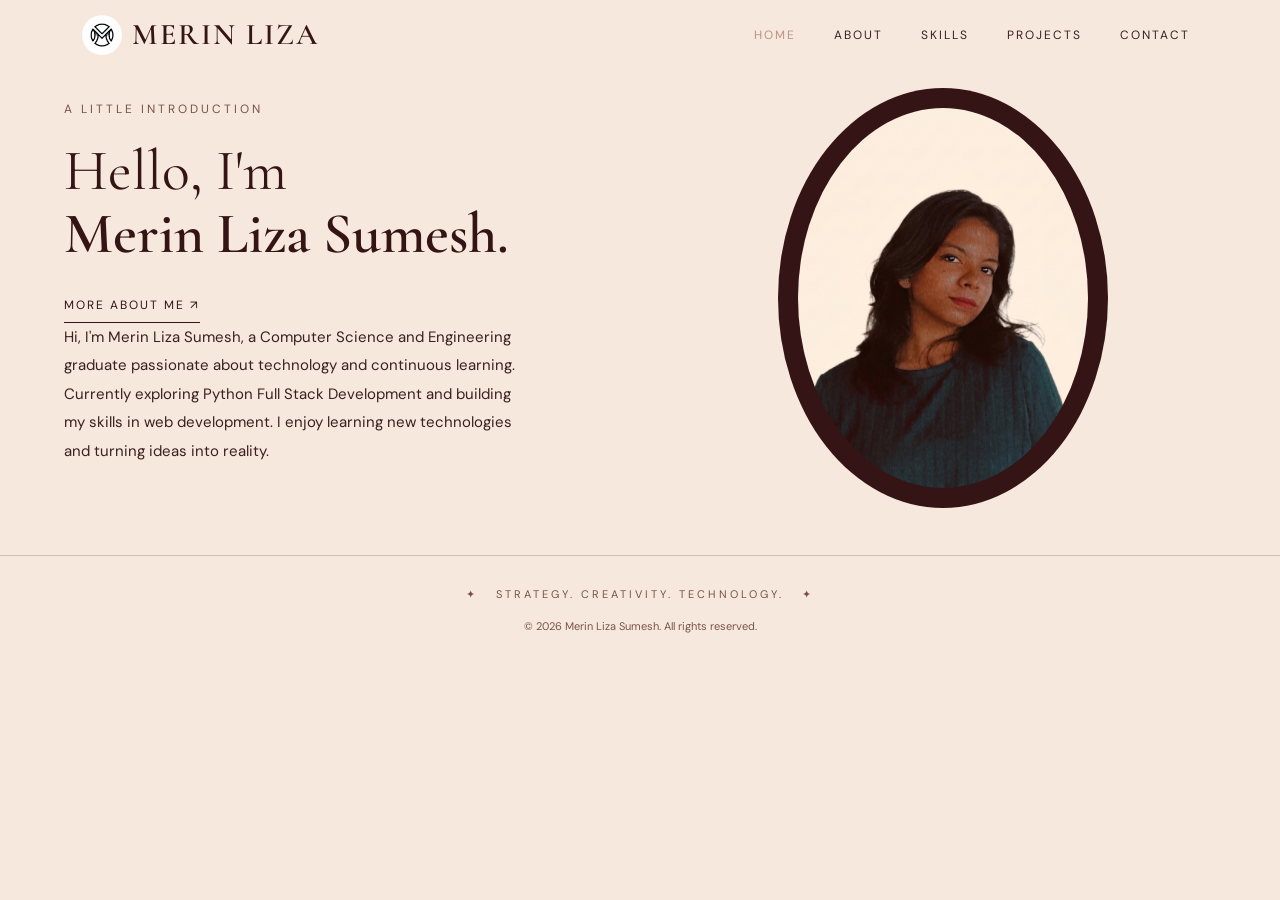
<file: index.html>
<!DOCTYPE html>
<html lang="en">

<head>
    <meta charset="UTF-8">
    <meta name="viewport" content="width=device-width, initial-scale=1.0">

    <title>Merin Liza Sumesh | Portfolio</title>

    <!-- Google Fonts -->
    <link href="https://fonts.googleapis.com/css2?family=Cormorant+Garamond:wght@300;400;500;600&family=DM+Sans:wght@300;400;500;600&family=Allura&display=swap"
          rel="stylesheet">
    <!-- Bootstrap CSS -->
    <link href="https://cdn.jsdelivr.net/npm/bootstrap@5.3.8/dist/css/bootstrap.min.css"
          rel="stylesheet">

    <!-- Custom CSS -->
    <link rel="stylesheet" href="css/indexstyle.css">
</head>

<body>

    <!-- ================= NAVIGATION ================= -->

    <nav class="navbar navbar-expand-lg portfolio-nav">

        <div class="container">

            <a class="navbar-brand" href="index.html">
                <img src="images/logo.jpg"
                alt="Merin"
                class="logo-image">
                MERIN LIZA
            </a>

            <button class="navbar-toggler"
                    type="button"
                    data-bs-toggle="collapse"
                    data-bs-target="#navbarMenu"
                    aria-controls="navbarMenu"
                    aria-expanded="false"
                    aria-label="Toggle navigation">

                <span class="navbar-toggler-icon"></span>

            </button>

            <div class="collapse navbar-collapse" id="navbarMenu">

                <ul class="navbar-nav ms-auto">

                    <li class="nav-item">
                        <a class="nav-link active" href="index.html">Home</a>
                    </li>

                    <li class="nav-item">
                        <a class="nav-link" href="about.html">About</a>
                    </li>

                    <li class="nav-item">
                        <a class="nav-link" href="skills.html">Skills</a>
                    </li>

                    <li class="nav-item">
                        <a class="nav-link" href="projects.html">Projects</a>
                    </li>

                    <li class="nav-item">
                        <a class="nav-link" href="contact.html">Contact</a>
                    </li>

                </ul>

            </div>

        </div>

    </nav>

<div class="hero-content">

    <!-- ABOUT ME TEXT -->
    <div class="hero-intro">

        <p class="intro-label">A LITTLE INTRODUCTION</p>

        <h2 class="intro-heading">
            Hello, I'm <br>
            <span>Merin Liza Sumesh.</span>
        </h2>

        <a href="about.html" class="text-link">
            MORE ABOUT ME ↗
        </a>
        <p class="intro-text">
            Hi, I'm Merin Liza Sumesh, a Computer Science and Engineering graduate passionate about technology and continuous learning. Currently exploring Python Full Stack Development and building my skills in web development. I enjoy learning new technologies and turning ideas into reality.
        </p>

    </div>

    <!-- PROFILE IMAGE -->
    <div class="hero-portrait">

        <div class="portrait-oval"></div>

        <img src="images/mee.png"
             alt="Merin Liza Sumesh"
             class="main-profile-image">

    </div>

</div>

    <!-- ================= FOOTER ================= -->

    <footer class="footer">

        <p>
            ✦ &nbsp; STRATEGY. CREATIVITY. TECHNOLOGY. &nbsp; ✦
        </p>

        <small>
            © 2026 Merin Liza Sumesh. All rights reserved.
        </small>

    </footer>



    <!-- Bootstrap JavaScript -->

    <script src="https://dn.jsdelivr.net/npm/bootstrap@5.3.8/dist/js/bootstrap.bundle.min.js"></script>

</body>

</html>
</file>
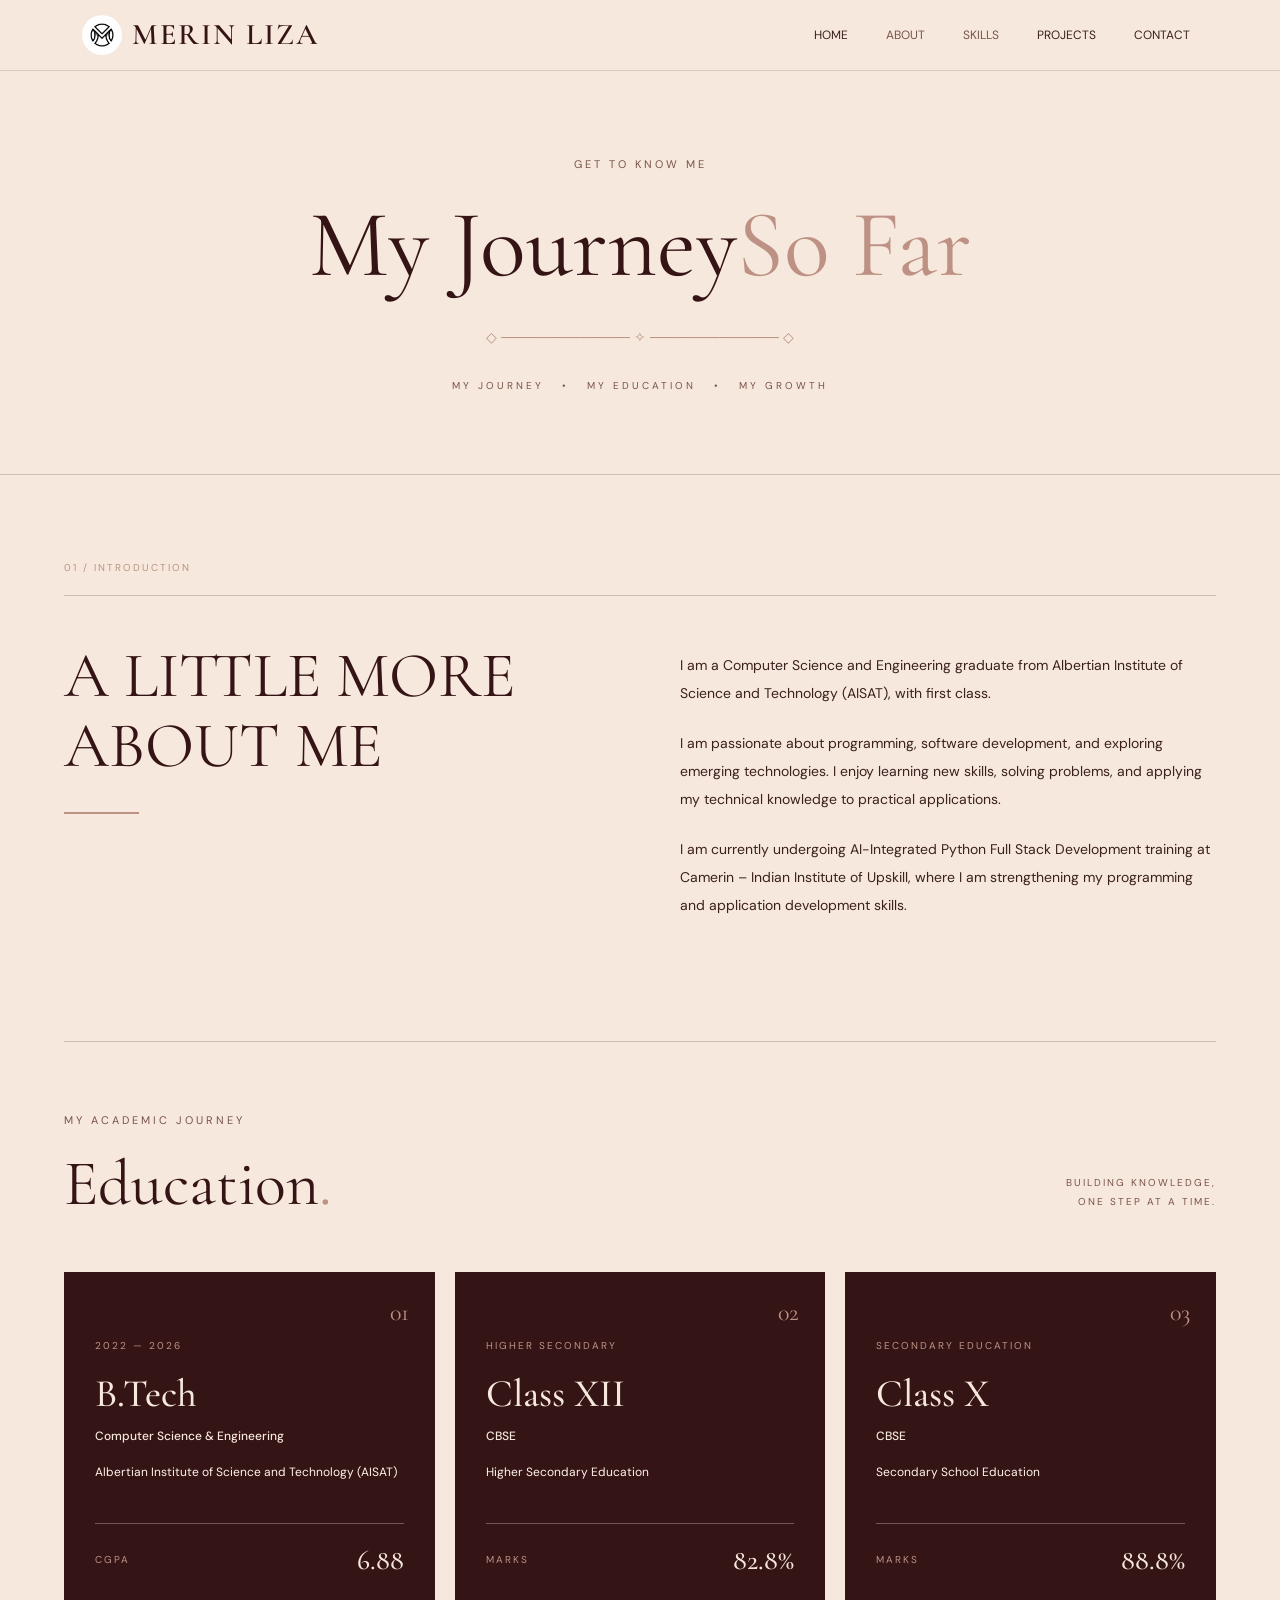
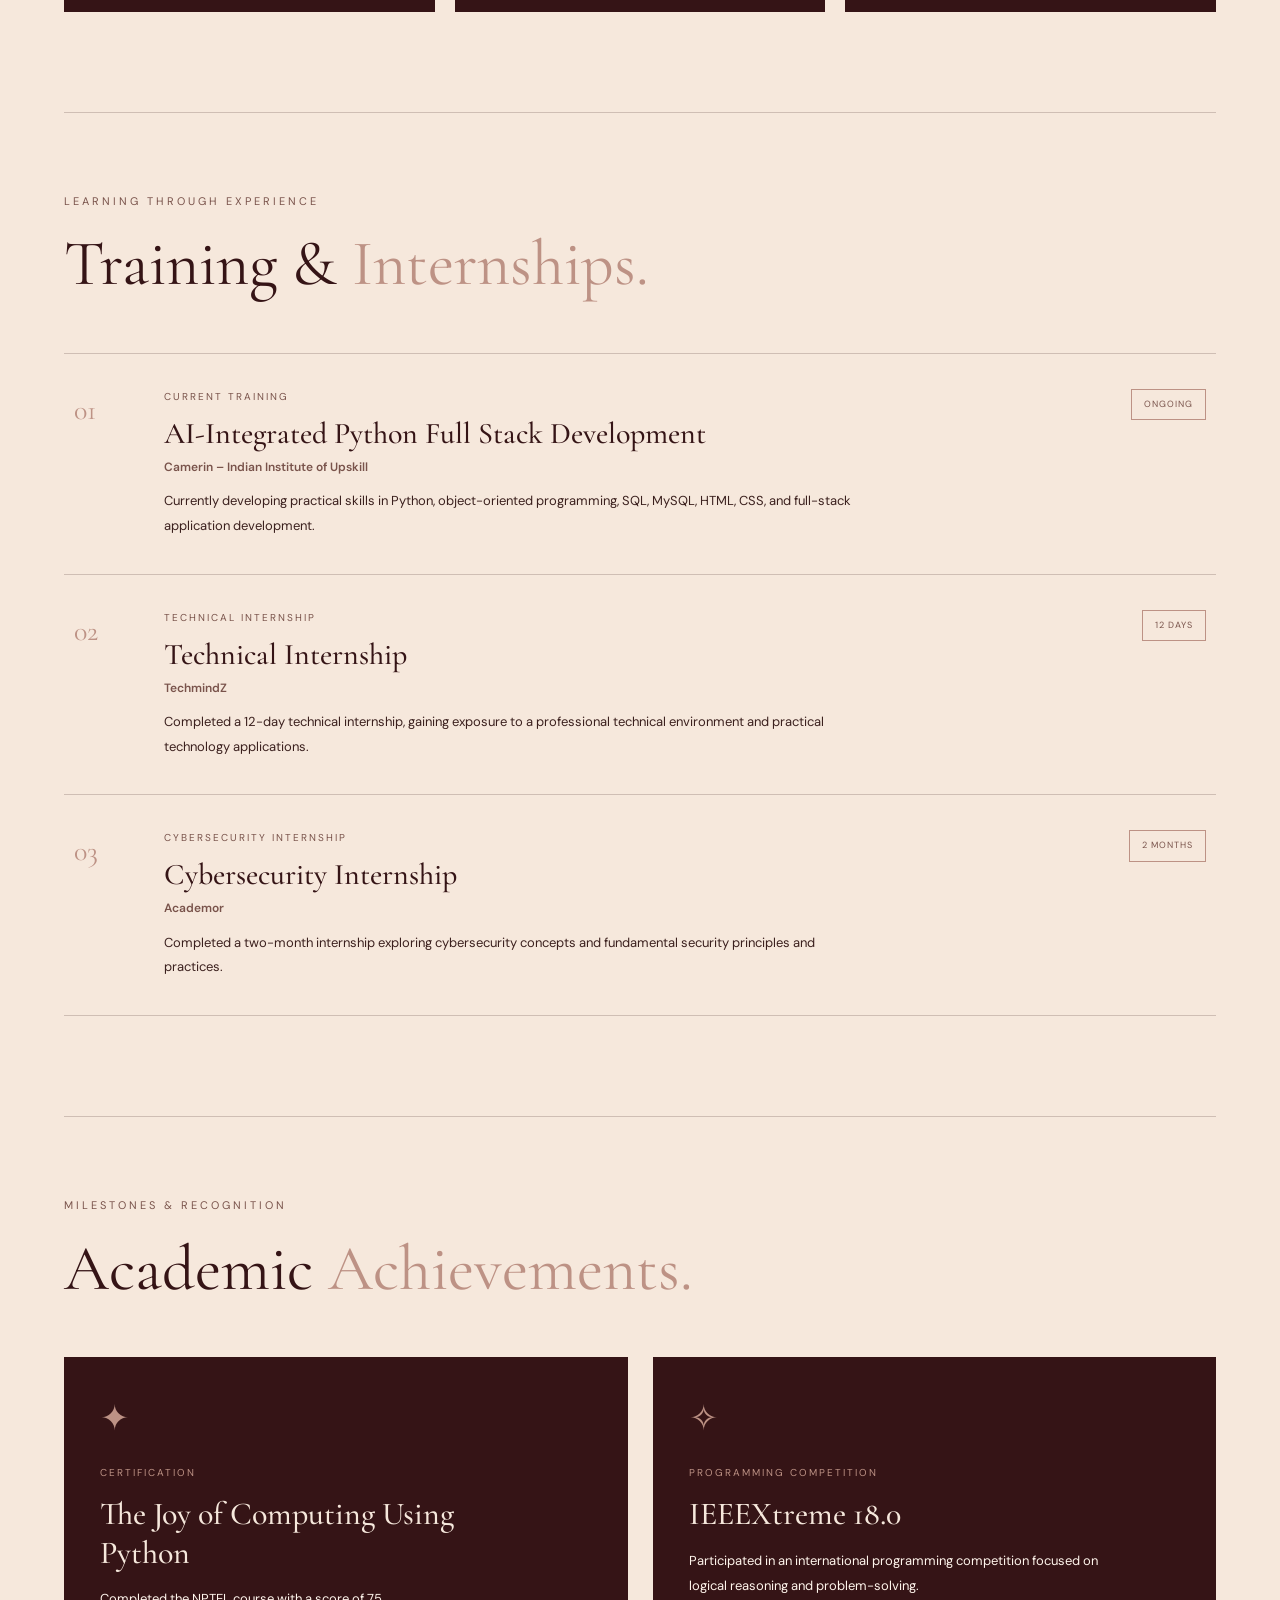
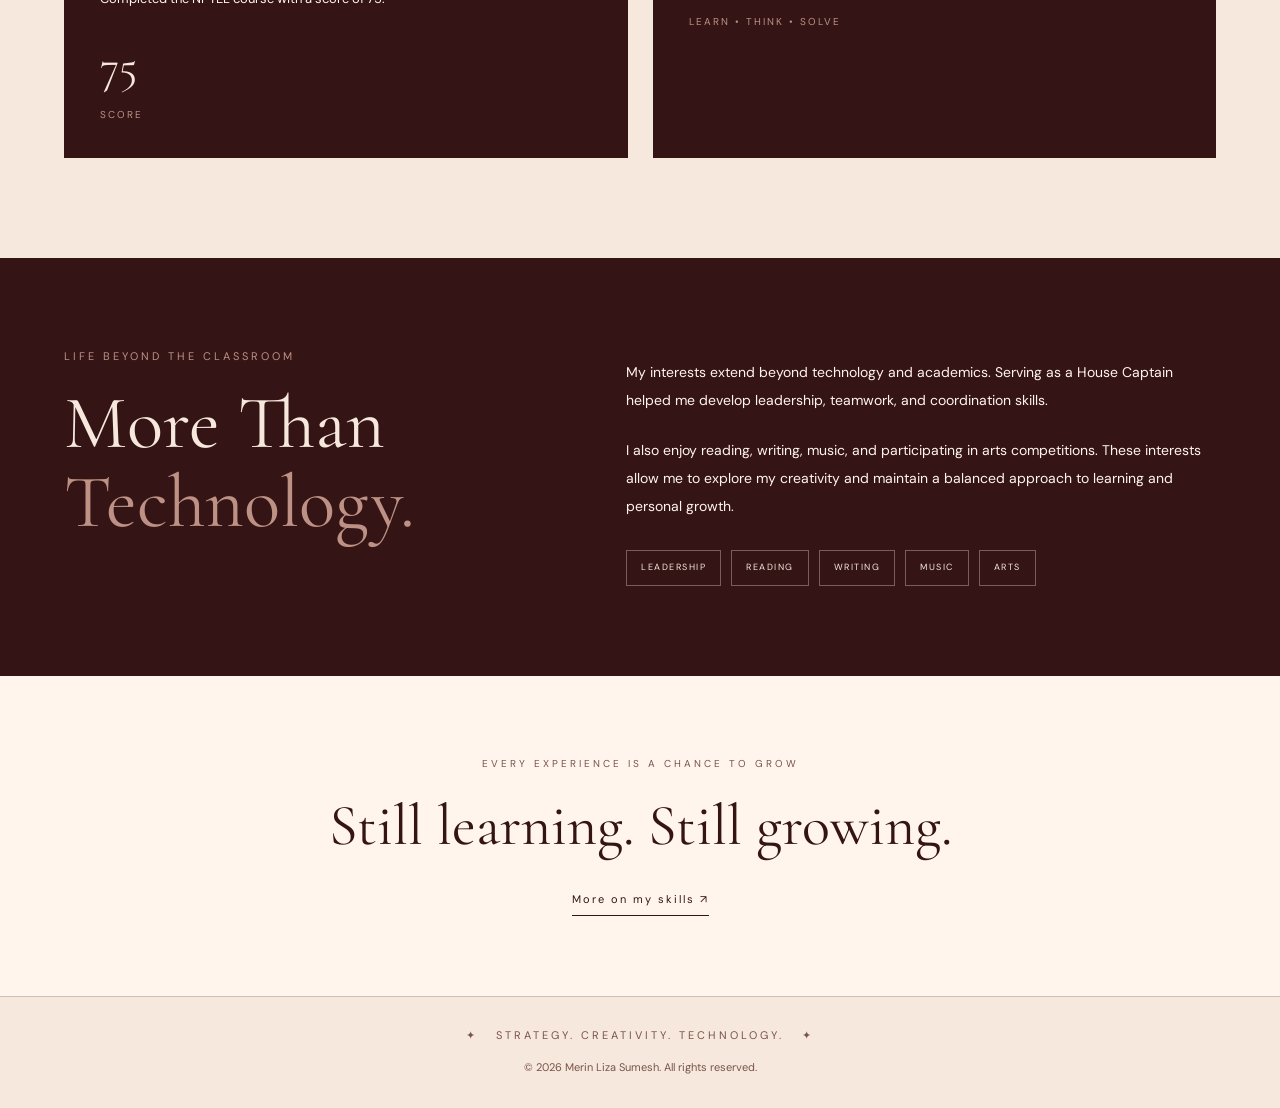
<file: about.html>
<!DOCTYPE html>
<html lang="en">

<head>
    <meta charset="UTF-8">
    <meta name="viewport" content="width=device-width, initial-scale=1.0">

    <title>About Me | Merin Liza Sumesh</title>

    <!-- Google Fonts -->
    <link href="https://fonts.googleapis.com/css2?family=Cormorant+Garamond:wght@300;400;500;600&family=DM+Sans:wght@300;400;500;600&display=swap"
        rel="stylesheet">

    <!-- Bootstrap CSS -->
    <link href="https://cdn.jsdelivr.net/npm/bootstrap@5.3.8/dist/css/bootstrap.min.css"
        rel="stylesheet">

    <!-- About Page CSS -->
    <link rel="stylesheet" href="css/about.css">
</head>

<body>

    <!-- NAVIGATION BAR -->
    <nav class="navbar navbar-expand-lg portfolio-nav">
        <div class="container">

            <a class="navbar-brand" href="index.html">
                <img src="images/logo.jpg"
                alt="Merin"
                class="logo-image">
            MERIN LIZA</a>

            <button class="navbar-toggler"
                type="button"
                data-bs-toggle="collapse"
                data-bs-target="#navbarMenu"
                aria-controls="navbarMenu"
                aria-expanded="false"
                aria-label="Toggle navigation">

                <span class="navbar-toggler-icon"></span>
            </button>

            <div class="collapse navbar-collapse" id="navbarMenu">
                <ul class="navbar-nav ms-auto">

                    <li class="nav-item">
                        <a class="nav-link" href="index.html">HOME</a>
                    </li>

                    <li class="nav-item">
                        <a class="nav-link active" href="about.html">ABOUT</a>
                    </li>

                    <li class="nav-item">
                        <a class="nav-link active" href="skills.html">SKILLS</a>
                    </li>

                    <li class="nav-item">
                        <a class="nav-link" href="projects.html">PROJECTS</a>
                    </li>
                    <li class="nav-item">
                        <a class="nav-link" href="contact.html">CONTACT</a>
                    </li>

                </ul>
            </div>

        </div>
    </nav>


    <!-- PAGE HEADER -->
    <header class="about-header">

        <p class="eyebrow">GET TO KNOW ME</p>

        <h1>My Journey<span>So Far</span></h1>

        <div class="decorative-divider">
            ◇ ───────────── ✧ ───────────── ◇
        </div>

        <p class="header-subtitle">
            MY JOURNEY &nbsp; • &nbsp; MY EDUCATION &nbsp; • &nbsp; MY GROWTH
        </p>

    </header>


    <!-- INTRODUCTION SECTION -->
    <section class="about-introduction section-container">

        <div class="intro-number">01 / INTRODUCTION</div>

        <div class="intro-layout">

            <div class="intro-title">

                <h2>
                    A LITTLE MORE <br>
                    ABOUT ME
                </h2>

                <div class="small-divider"></div>
            </div>

            <div class="intro-description">

                <p>
                    I am a Computer Science and Engineering graduate from
                    Albertian Institute of Science and Technology (AISAT),
                    with first class.
                </p>

                <p>
                    I am passionate about programming, software development,
                    and exploring emerging technologies. I enjoy learning
                    new skills, solving problems, and applying my technical
                    knowledge to practical applications.
                </p>

                <p>
                    I am currently undergoing AI-Integrated Python Full Stack
                    Development training at Camerin – Indian Institute of
                    Upskill, where I am strengthening my programming and
                    application development skills.
                </p>

            </div>

        </div>

    </section>


    <!-- EDUCATION SECTION -->
    <section class="education-section section-container">

        <div class="section-heading">

            <div>
                <p class="section-label">MY ACADEMIC JOURNEY</p>
                <h2>Education<span>.</span></h2>
            </div>

            <p class="section-side-text">
                BUILDING KNOWLEDGE,<br>
                ONE STEP AT A TIME.
            </p>

        </div>


        <div class="education-grid">

            <!-- B.Tech -->
            <article class="education-card featured-card">

                <span class="card-number">01</span>

                <p class="card-period">2022 — 2026</p>

                <h3>B.Tech</h3>

                <h4>Computer Science & Engineering</h4>

                <p class="institution">
                    Albertian Institute of Science and Technology (AISAT)
                </p>

                <div class="card-bottom">
                    <span>CGPA</span>
                    <strong>6.88</strong>
                </div>

            </article>


            <!-- Higher Secondary -->
            <article class="education-card">

                <span class="card-number">02</span>

                <p class="card-period">HIGHER SECONDARY</p>

                <h3>Class XII</h3>

                <h4>CBSE</h4>

                <p class="institution">
                    Higher Secondary Education
                </p>

                <div class="card-bottom">
                    <span>MARKS</span>
                    <strong>82.8%</strong>
                </div>

            </article>


            <!-- Secondary -->
            <article class="education-card">

                <span class="card-number">03</span>

                <p class="card-period">SECONDARY EDUCATION</p>

                <h3>Class X</h3>

                <h4>CBSE</h4>

                <p class="institution">
                    Secondary School Education
                </p>

                <div class="card-bottom">
                    <span>MARKS</span>
                    <strong>88.8%</strong>
                </div>

            </article>

        </div>

    </section>


    <!-- TRAINING AND INTERNSHIPS -->
    <section class="experience-section section-container">

        <div class="section-heading">

            <div>
                <p class="section-label">LEARNING THROUGH EXPERIENCE</p>
                <h2>Training & <span>Internships.</span></h2>
            </div>

        </div>


        <div class="experience-list">

            <!-- Camerin -->
            <article class="experience-item">

                <div class="experience-index">01</div>

                <div class="experience-content">

                    <p class="experience-type">CURRENT TRAINING</p>

                    <h3>AI-Integrated Python Full Stack Development</h3>

                    <h4>Camerin – Indian Institute of Upskill</h4>

                    <p>
                        Currently developing practical skills in Python,
                        object-oriented programming, SQL, MySQL, HTML, CSS,
                        and full-stack application development.
                    </p>

                </div>

                <div class="experience-tag">ONGOING</div>

            </article>


            <!-- TechmindZ -->
            <article class="experience-item">

                <div class="experience-index">02</div>

                <div class="experience-content">

                    <p class="experience-type">TECHNICAL INTERNSHIP</p>

                    <h3>Technical Internship</h3>

                    <h4>TechmindZ</h4>

                    <p>
                        Completed a 12-day technical internship, gaining
                        exposure to a professional technical environment
                        and practical technology applications.
                    </p>

                </div>

                <div class="experience-tag">12 DAYS</div>

            </article>


            <!-- Academor -->
            <article class="experience-item">

                <div class="experience-index">03</div>

                <div class="experience-content">

                    <p class="experience-type">CYBERSECURITY INTERNSHIP</p>

                    <h3>Cybersecurity Internship</h3>

                    <h4>Academor</h4>

                    <p>
                        Completed a two-month internship exploring
                        cybersecurity concepts and fundamental security
                        principles and practices.
                    </p>

                </div>

                <div class="experience-tag">2 MONTHS</div>

            </article>

        </div>

    </section>


    <!-- ACADEMIC ACHIEVEMENTS -->
    <section class="achievements-section section-container">

        <div class="section-heading">

            <div>
                <p class="section-label">MILESTONES & RECOGNITION</p>
                <h2>Academic <span>Achievements.</span></h2>
            </div>

        </div>


        <div class="achievement-grid">

            <!-- NPTEL -->
            <article class="achievement-card">

                <div class="achievement-symbol">✦</div>

                <p class="achievement-category">CERTIFICATION</p>

                <h3>The Joy of Computing Using Python</h3>

                <p>
                    Completed the NPTEL course with a score of 75.
                </p>

                <span class="achievement-number">75</span>

                <span class="achievement-caption">SCORE</span>

            </article>


            <!-- IEEEXtreme -->
            <article class="achievement-card dark-card">

                <div class="achievement-symbol">✧</div>

                <p class="achievement-category">PROGRAMMING COMPETITION</p>

                <h3>IEEEXtreme 18.0</h3>

                <p>
                    Participated in an international programming competition
                    focused on logical reasoning and problem-solving.
                </p>

                <span class="achievement-caption">LEARN • THINK • SOLVE</span>

            </article>

        </div>

    </section>


    <!-- BEYOND ACADEMICS -->
    <section class="beyond-section">

        <div class="section-container beyond-content">

            <div class="beyond-heading">

                <p class="section-label">LIFE BEYOND THE CLASSROOM</p>

                <h2>
                    More Than<br>
                    <span>Technology.</span>
                </h2>

            </div>

            <div class="beyond-description">

                <p>
                    My interests extend beyond technology and academics.
                    Serving as a House Captain helped me develop leadership,
                    teamwork, and coordination skills.
                </p>

                <p>
                    I also enjoy reading, writing, music, and participating
                    in arts competitions. These interests allow me to
                    explore my creativity and maintain a balanced approach
                    to learning and personal growth.
                </p>

                <div class="interest-list">

                    <span>LEADERSHIP</span>
                    <span>READING</span>
                    <span>WRITING</span>
                    <span>MUSIC</span>
                    <span>ARTS</span>

                </div>

            </div>

        </div>

    </section>


    <!-- CLOSING SECTION -->
    <section class="closing-section">

        <p>EVERY EXPERIENCE IS A CHANCE TO GROW</p>

        <h2>Still learning. Still growing.</h2>

        <a href="skills.html" class="closing-link">
            More on my skills ↗
        </a>

    </section>


    <!-- FOOTER -->
    <footer class="footer">

        <p>✦ &nbsp; STRATEGY. CREATIVITY. TECHNOLOGY. &nbsp; ✦</p>

        <small>
            © 2026 Merin Liza Sumesh. All rights reserved.
        </small>

    </footer>


    <!-- Bootstrap JavaScript -->
    <script src="https://cdn.jsdelivr.net/npm/bootstrap@5.3.8/dist/js/bootstrap.bundle.min.js"></script>

</body>

</html>
</file>
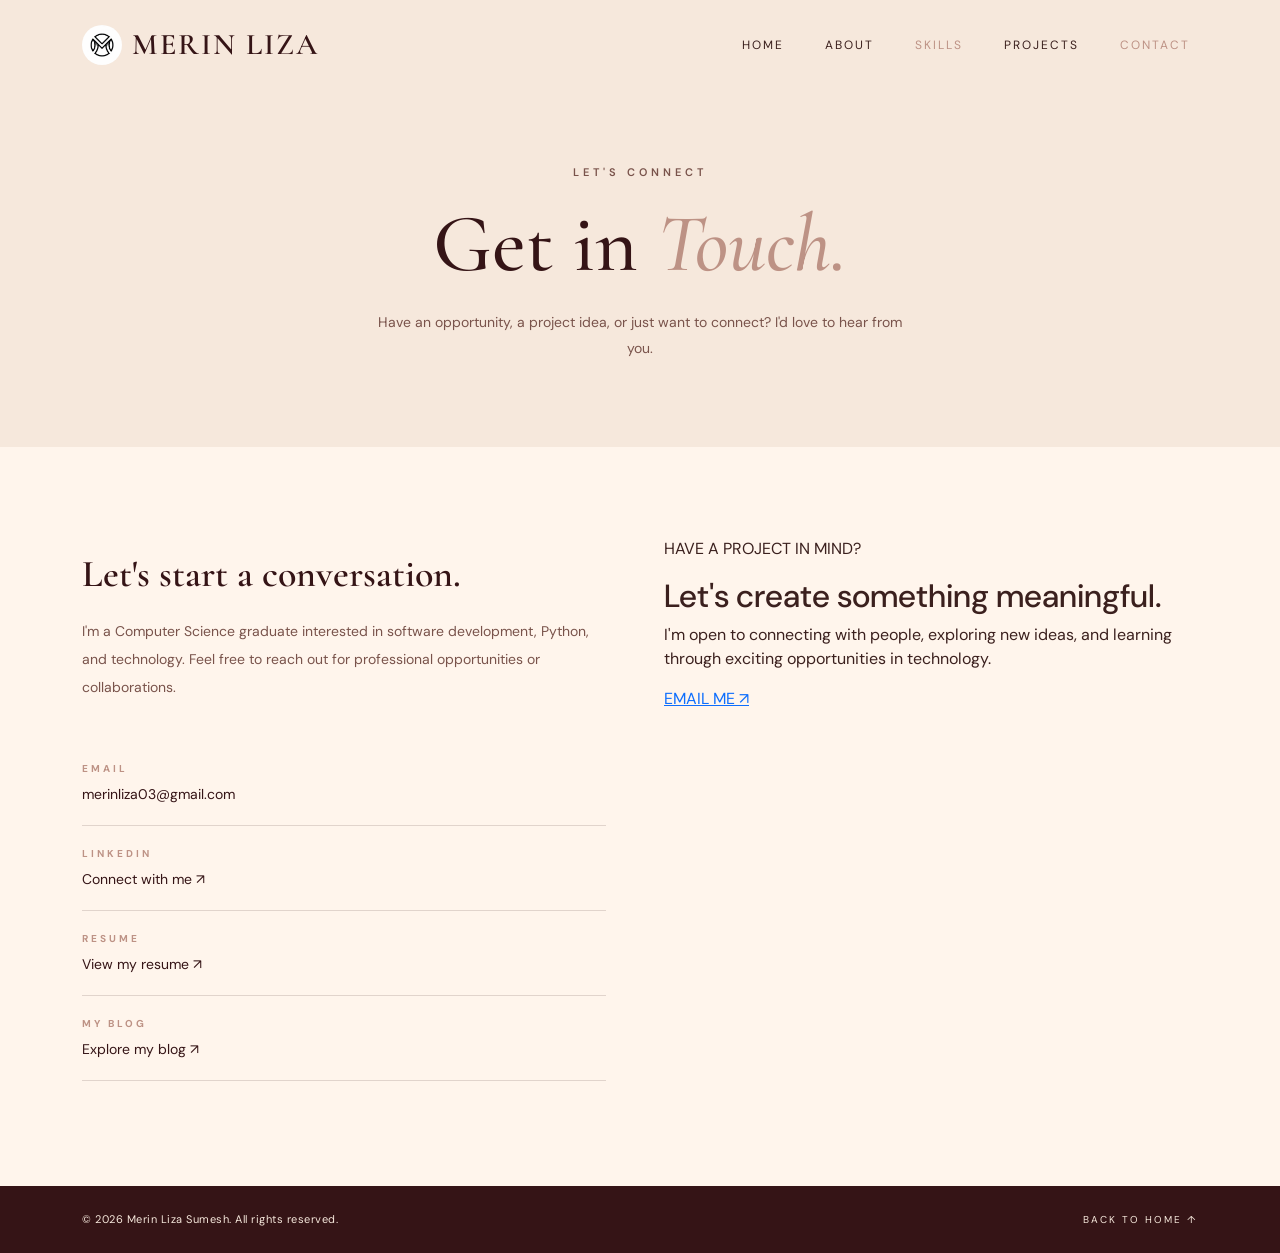
<file: contact.html>
<!DOCTYPE html>
<html lang="en">

<head>
    <meta charset="UTF-8">
    <meta name="viewport" content="width=device-width, initial-scale=1.0">

    <title>Contact | Merin Liza</title>

    <!-- Google Fonts -->
    <link rel="preconnect" href="https://fonts.googleapis.com">
    <link rel="preconnect" href="https://fonts.gstatic.com" crossorigin>

    <link href="https://fonts.googleapis.com/css2?family=Cormorant+Garamond:wght@400;500;600;700&family=DM+Sans:wght@400;500;600;700&display=swap"
        rel="stylesheet">

    <!-- Bootstrap CSS -->
    <link href="https://cdn.jsdelivr.net/npm/bootstrap@5.3.8/dist/css/bootstrap.min.css"
        rel="stylesheet">

    <!-- Custom CSS -->
    <link rel="stylesheet" href="css/contact.css">
</head>

<body>

    <!-- NAVBAR -->
    <nav class="navbar navbar-expand-lg portfolio-nav">
        <div class="container">

            <a class="navbar-brand" href="index.html">
                <img src="images/logo.jpg" alt="Merin's logo" class="logo-image">
                MERIN LIZA
            </a>

            <button class="navbar-toggler"
                type="button"
                data-bs-toggle="collapse"
                data-bs-target="#portfolioNavbar"
                aria-controls="portfolioNavbar"
                aria-expanded="false"
                aria-label="Toggle navigation">

                <span class="navbar-toggler-icon"></span>
            </button>

            <div class="collapse navbar-collapse" id="portfolioNavbar">

                <ul class="navbar-nav ms-auto">

                    <li class="nav-item">
                        <a class="nav-link" href="index.html">HOME</a>
                    </li>

                    <li class="nav-item">
                        <a class="nav-link" href="about.html">ABOUT</a>
                    </li>

                    <li class="nav-item">
                        <a class="nav-link active" href="skills.html">SKILLS</a>
                    </li>

                    <li class="nav-item">
                        <a class="nav-link" href="projects.html">PROJECTS</a>
                    </li>

                    <li class="nav-item">
                        <a class="nav-link active" href="contact.html" aria-current="page">
                            CONTACT
                        </a>
                    </li>

                </ul>

            </div>
        </div>
    </nav>


    <!-- CONTACT HEADER -->
    <section class="contact-header">
        <div class="container">

            <p class="section-label">LET'S CONNECT</p>

            <h1>Get in <span>Touch.</span></h1>

            <p class="contact-intro">
                Have an opportunity, a project idea, or just want to connect?
                I'd love to hear from you.
            </p>

        </div>
    </section>


    <!-- CONTACT CONTENT -->
    <section class="contact-section">
        <div class="container">

            <div class="row g-5">

                <!-- CONTACT INFORMATION -->
                <div class="col-lg-6">
                    <div class="contact-info">

                        <h2>Let's start a conversation.</h2>

                        <p class="contact-description">
                            I'm a Computer Science graduate interested in
                            software development, Python, and technology.
                            Feel free to reach out for professional
                            opportunities or collaborations.
                        </p>

                        <!-- EMAIL -->
                        <div class="contact-detail">

                            <span class="detail-label">EMAIL</span>

                            <a href="mailto:merinliza03@gmail.com">
                                merinliza03@gmail.com
                            </a>

                        </div>

                        <!-- LINKEDIN -->
                        <div class="contact-detail">

                            <span class="detail-label">LINKEDIN</span>

                            <a href="https://www.linkedin.com/in/merin-liza-sumesh-387721375/"
                                target="_blank"
                                rel="noopener noreferrer">

                                Connect with me ↗

                            </a>

                        </div>
                        <!-- RESUME -->
                        <div class="contact-detail">

                            <span class="detail-label">RESUME</span>

                            <a href="resume.pdf" target="_blank">
                                View my resume ↗
                            </a>

                        </div>

                        <!-- BLOG -->
                        <div class="contact-detail">

                            <span class="detail-label">MY BLOG</span>

                            <a href="https://merliza-12.github.io/my-blog/"
                                target="_blank"
                                rel="noopener noreferrer">

                                Explore my blog ↗

                            </a>

                        </div>

                    </div>
                </div>

                <!-- RIGHT SIDE: ADDITIONAL MESSAGE -->
                <div class="col-lg-6">
                    <div class="contact-message">

                        <p class="message-label">HAVE A PROJECT IN MIND?</p>

                        <h2>Let's create something meaningful.</h2>

                        <p>
                            I'm open to connecting with people, exploring
                            new ideas, and learning through exciting
                            opportunities in technology.
                        </p>

                        <a href="mailto:merinliza03@gmail.com" class="contact-button">
                            EMAIL ME <span>↗</span>
                        </a>

                    </div>
                </div>

            </div>
        </div>
    </section>


    <!-- FOOTER -->
    <footer class="portfolio-footer">
        <div class="container">

            <p>© 2026 Merin Liza Sumesh. All rights reserved.</p>

            <a href="index.html">BACK TO HOME ↑</a>

        </div>
    </footer>


    <!-- Bootstrap JavaScript -->
    <script src="https://cdn.jsdelivr.net/npm/bootstrap@5.3.8/dist/js/bootstrap.bundle.min.js"></script>

</body>
</html>
</file>
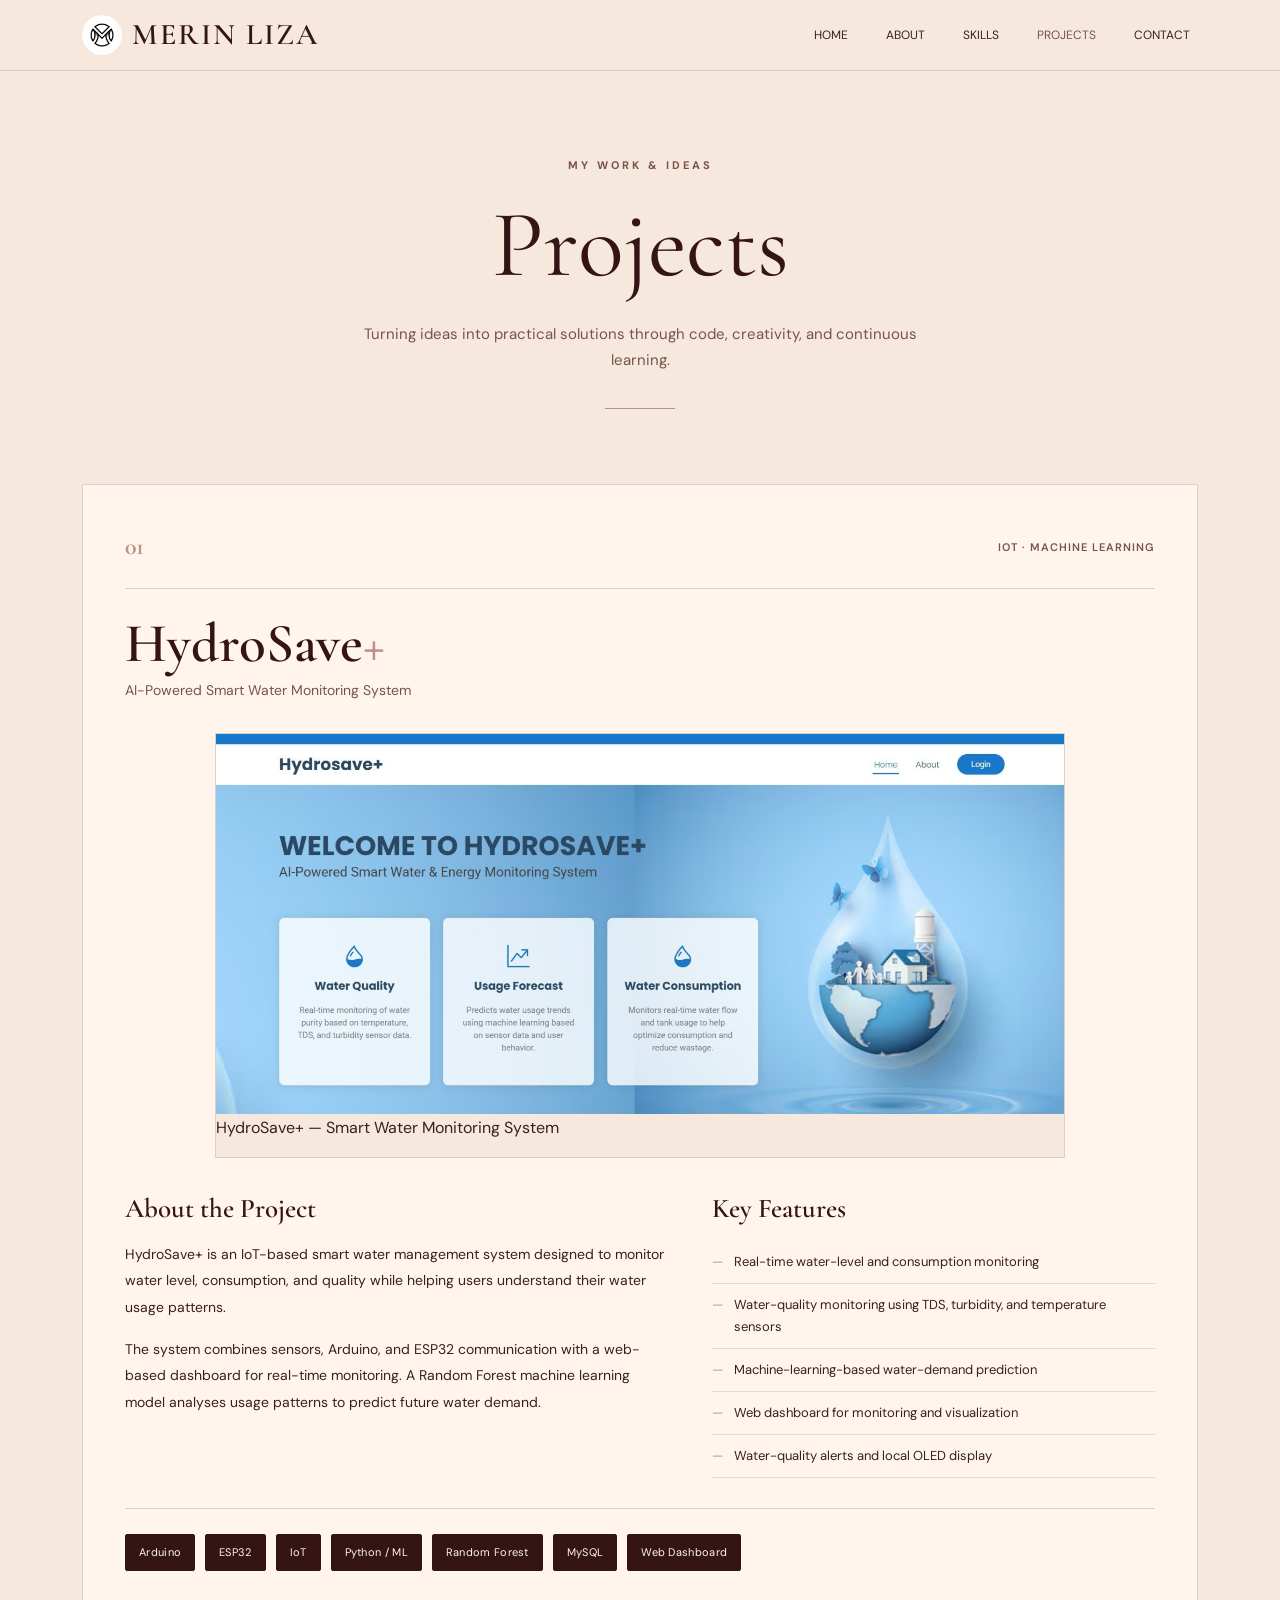
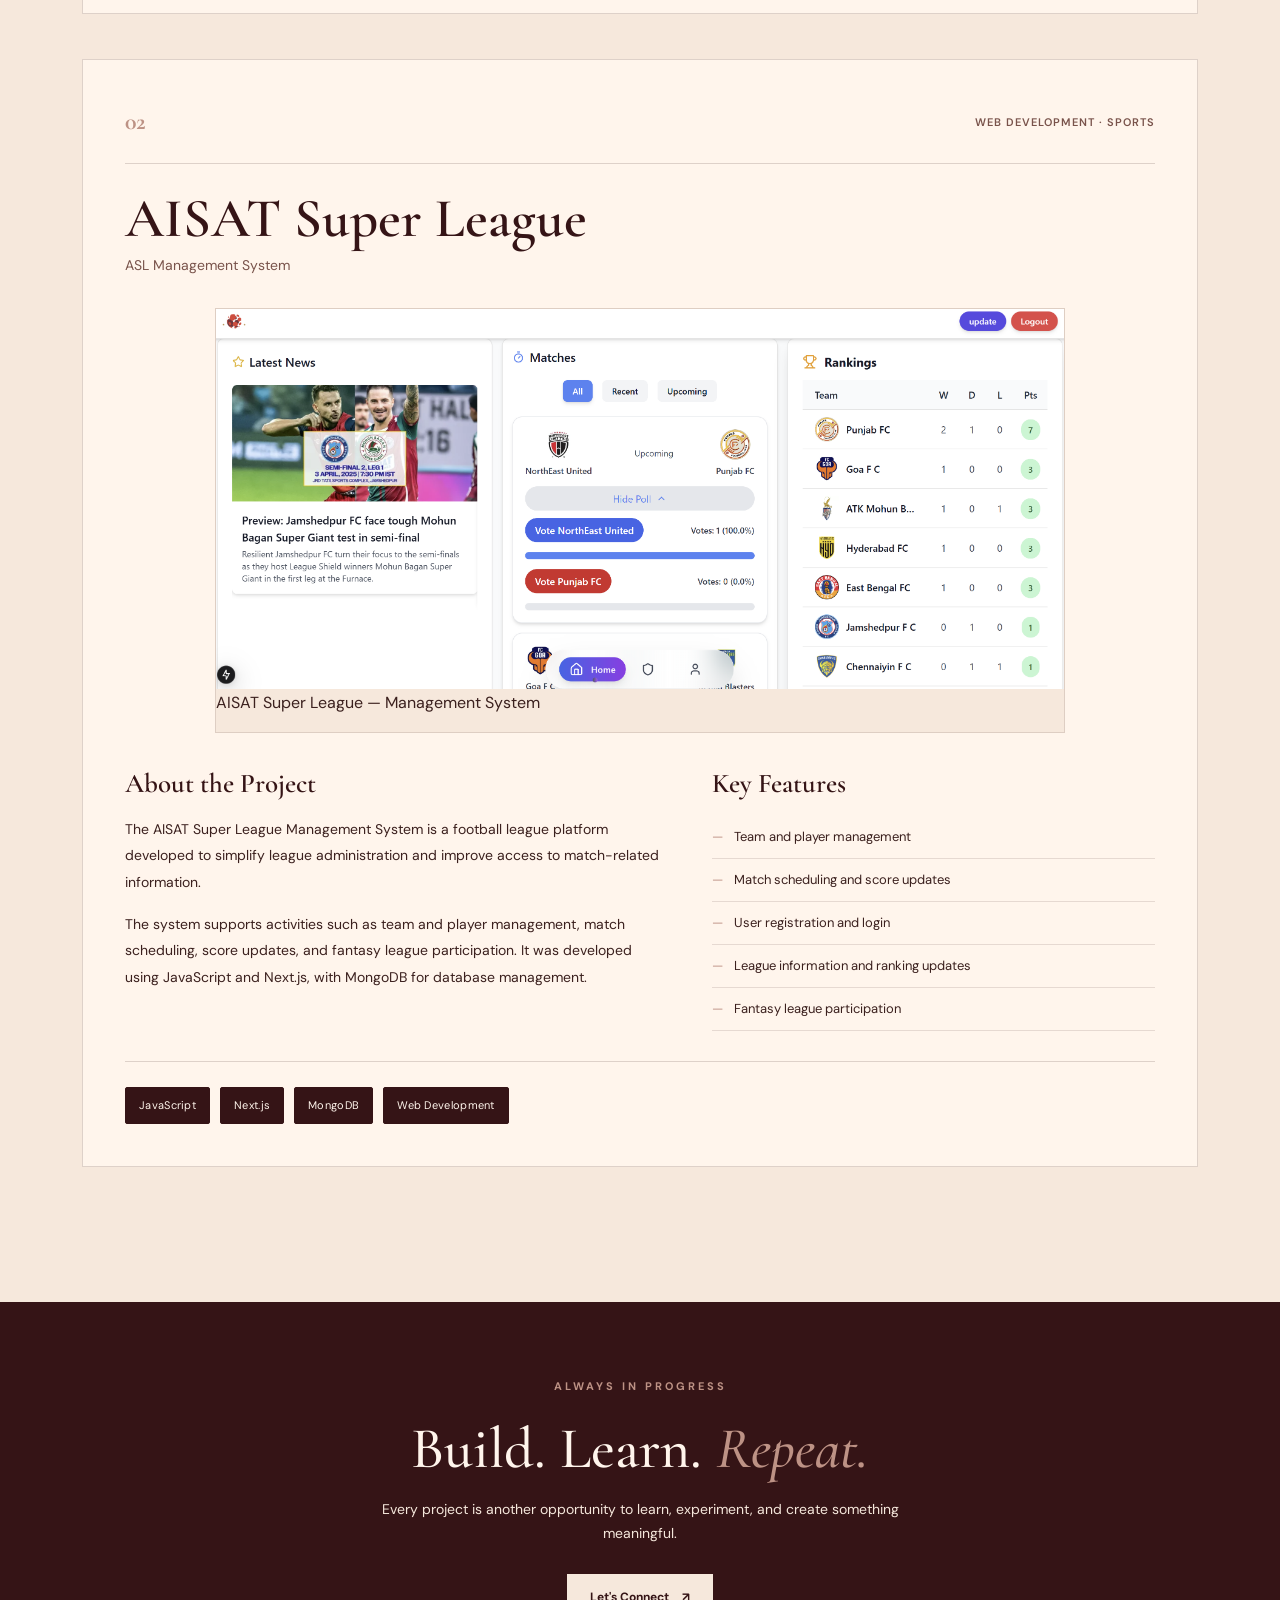
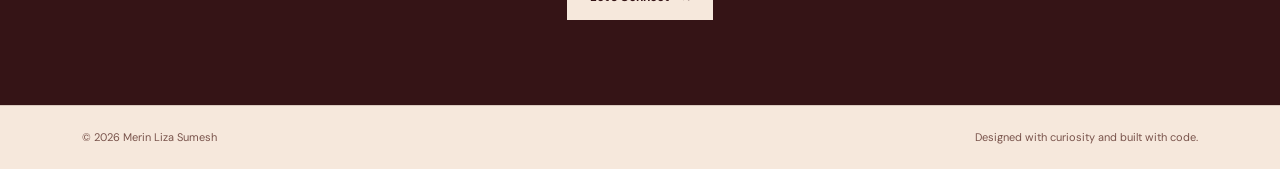
<file: projects.html>
<!DOCTYPE html>
<html lang="en">
<head>
    <meta charset="UTF-8">
    <meta name="viewport" content="width=device-width, initial-scale=1.0">

    <title>Projects | Merin Liza Sumesh</title>

    <!-- Google Fonts -->
    <link rel="preconnect" href="https://fonts.googleapis.com">
    <link rel="preconnect" href="https://fonts.gstatic.com" crossorigin>
    <link href="https://fonts.googleapis.com/css2?family=Cormorant+Garamond:wght@400;500;600;700&family=DM+Sans:wght@400;500;600;700&display=swap" rel="stylesheet">

    <!-- Bootstrap -->
    <link href="https://cdn.jsdelivr.net/npm/bootstrap@5.3.8/dist/css/bootstrap.min.css" rel="stylesheet">

    <!-- Custom CSS -->
    <link rel="stylesheet" href="css/project.css">
</head>

<body>

    <!-- Navigation -->
    <nav class="navbar navbar-expand-lg portfolio-nav">
        <div class="container">

            <a class="navbar-brand" href="index.html">
                <img src="images/logo.jpg"
                alt="Merin"
                class="logo-image">
                MERIN LIZA</a>

            <button
                class="navbar-toggler"
                type="button"
                data-bs-toggle="collapse"
                data-bs-target="#portfolioNavbar"
                aria-controls="portfolioNavbar"
                aria-expanded="false"
                aria-label="Toggle navigation">

                <span class="navbar-toggler-icon"></span>
            </button>

            <div class="collapse navbar-collapse" id="portfolioNavbar">
                <ul class="navbar-nav ms-auto">

                    <li class="nav-item">
                        <a class="nav-link" href="index.html">HOME</a>
                    </li>

                    <li class="nav-item">
                        <a class="nav-link" href="about.html">ABOUT</a>
                    </li>

                    <li class="nav-item">
                        <a class="nav-link" href="skills.html">SKILLS</a>
                    </li>

                    <li class="nav-item">
                        <a class="nav-link active" href="projects.html">PROJECTS</a>
                    </li>

                    <li class="nav-item">
                        <a class="nav-link" href="contact.html">CONTACT</a>
                    </li>

                </ul>
            </div>

        </div>
    </nav>


    <!-- Page Heading -->
    <header class="projects-header">
        <div class="container">

            <p class="section-label">MY WORK & IDEAS</p>

            <h1>Projects</h1>

            <p class="header-description">
                Turning ideas into practical solutions through code,
                creativity, and continuous learning.
            </p>

            <div class="header-line"></div>

        </div>
    </header>


    <!-- Projects Section -->
    <main class="container projects-container">

        <!-- Project 01: HydroSave+ -->
        <section class="project-card">

            <div class="project-topline">
                <span class="project-number">01</span>
                <span class="project-category">IoT · Machine Learning</span>
            </div>

            <h2>HydroSave<span>+</span></h2>

            <p class="project-subtitle">
                AI-Powered Smart Water Monitoring System
            </p>


            <!-- Two HydroSave+ Images -->
            
            <div class="project-gallery single-image">
                <div class="project-image">
                    <img src="images/hydrosave.jpeg"
                        alt="HydroSave+ Smart Water Monitoring System">
                    <p class="image-caption">HydroSave+ — Smart Water Monitoring System</p>
                </div>
            </div>



            <div class="project-details">

                <div class="project-description">
                    <h3>About the Project</h3>

                    <p>
                        HydroSave+ is an IoT-based smart water management
                        system designed to monitor water level, consumption,
                        and quality while helping users understand their
                        water usage patterns.
                    </p>

                    <p>
                        The system combines sensors, Arduino, and ESP32
                        communication with a web-based dashboard for
                        real-time monitoring. A Random Forest machine
                        learning model analyses usage patterns to predict
                        future water demand.
                    </p>
                </div>


                <div class="project-highlights">
                    <h3>Key Features</h3>

                    <ul>
                        <li>Real-time water-level and consumption monitoring</li>
                        <li>Water-quality monitoring using TDS, turbidity, and temperature sensors</li>
                        <li>Machine-learning-based water-demand prediction</li>
                        <li>Web dashboard for monitoring and visualization</li>
                        <li>Water-quality alerts and local OLED display</li>
                    </ul>
                </div>

            </div>


            <div class="project-tech">
                <span>Arduino</span>
                <span>ESP32</span>
                <span>IoT</span>
                <span>Python / ML</span>
                <span>Random Forest</span>
                <span>MySQL</span>
                <span>Web Dashboard</span>
            </div>

        </section>


        <!-- Project 02: ASL Management System -->
        <section class="project-card">

            <div class="project-topline">
                <span class="project-number">02</span>
                <span class="project-category">Web Development · Sports</span>
            </div>

            <h2>AISAT Super League</h2>

            <p class="project-subtitle">
                ASL Management System
            </p>


            <!-- Two ASL Images -->
            <div class="project-gallery single-image">
                <div class="project-image">
                    <img src="images/asl.png"
                        alt="AISAT Super League Management System">
                    <p class="image-caption">AISAT Super League — Management System</p>
                </div>
            </div>



            <div class="project-details">

                <div class="project-description">
                    <h3>About the Project</h3>

                    <p>
                        The AISAT Super League Management System is a
                        football league platform developed to simplify
                        league administration and improve access to
                        match-related information.
                    </p>

                    <p>
                        The system supports activities such as team and
                        player management, match scheduling, score updates,
                        and fantasy league participation. It was developed
                        using JavaScript and Next.js, with MongoDB for
                        database management.
                    </p>
                </div>


                <div class="project-highlights">
                    <h3>Key Features</h3>

                    <ul>
                        <li>Team and player management</li>
                        <li>Match scheduling and score updates</li>
                        <li>User registration and login</li>
                        <li>League information and ranking updates</li>
                        <li>Fantasy league participation</li>
                    </ul>
                </div>

            </div>


            <div class="project-tech">
                <span>JavaScript</span>
                <span>Next.js</span>
                <span>MongoDB</span>
                <span>Web Development</span>
            </div>

        </section>

    </main>


    <!-- Closing Section -->
    <section class="projects-closing">
        <div class="container">

            <p class="section-label">ALWAYS IN PROGRESS</p>

            <h2>Build. Learn. <span>Repeat.</span></h2>

            <p>
                Every project is another opportunity to learn,
                experiment, and create something meaningful.
            </p>

            <a href="contact.html" class="contact-button">
                Let's Connect <span>↗</span>
            </a>

        </div>
    </section>


    <!-- Footer -->
    <footer class="portfolio-footer">
        <div class="container">
            <p>© 2026 Merin Liza Sumesh</p>
            <p>Designed with curiosity and built with code.</p>
        </div>
    </footer>


    <!-- Bootstrap JavaScript -->
    <script src="https://cdn.jsdelivr.net/npm/bootstrap@5.3.8/dist/js/bootstrap.bundle.min.js"></script>

</body>
</html>
</file>
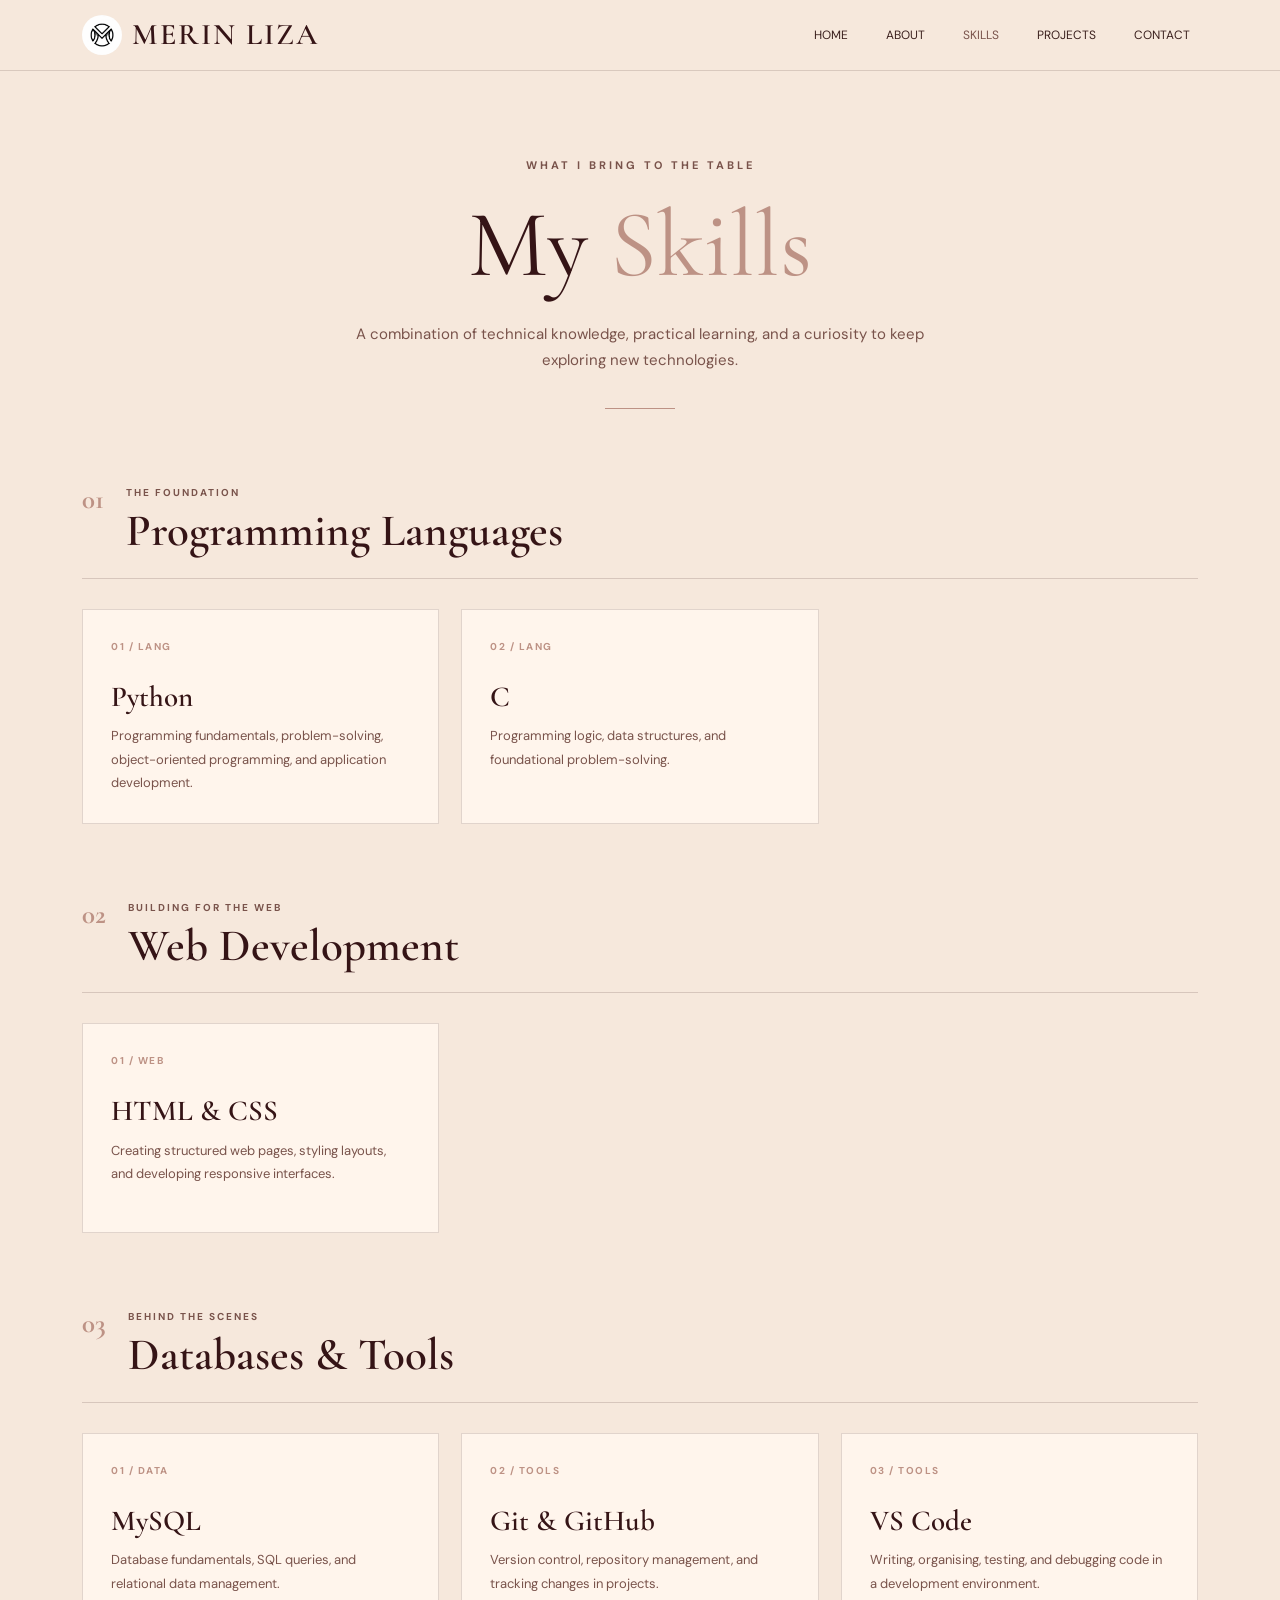
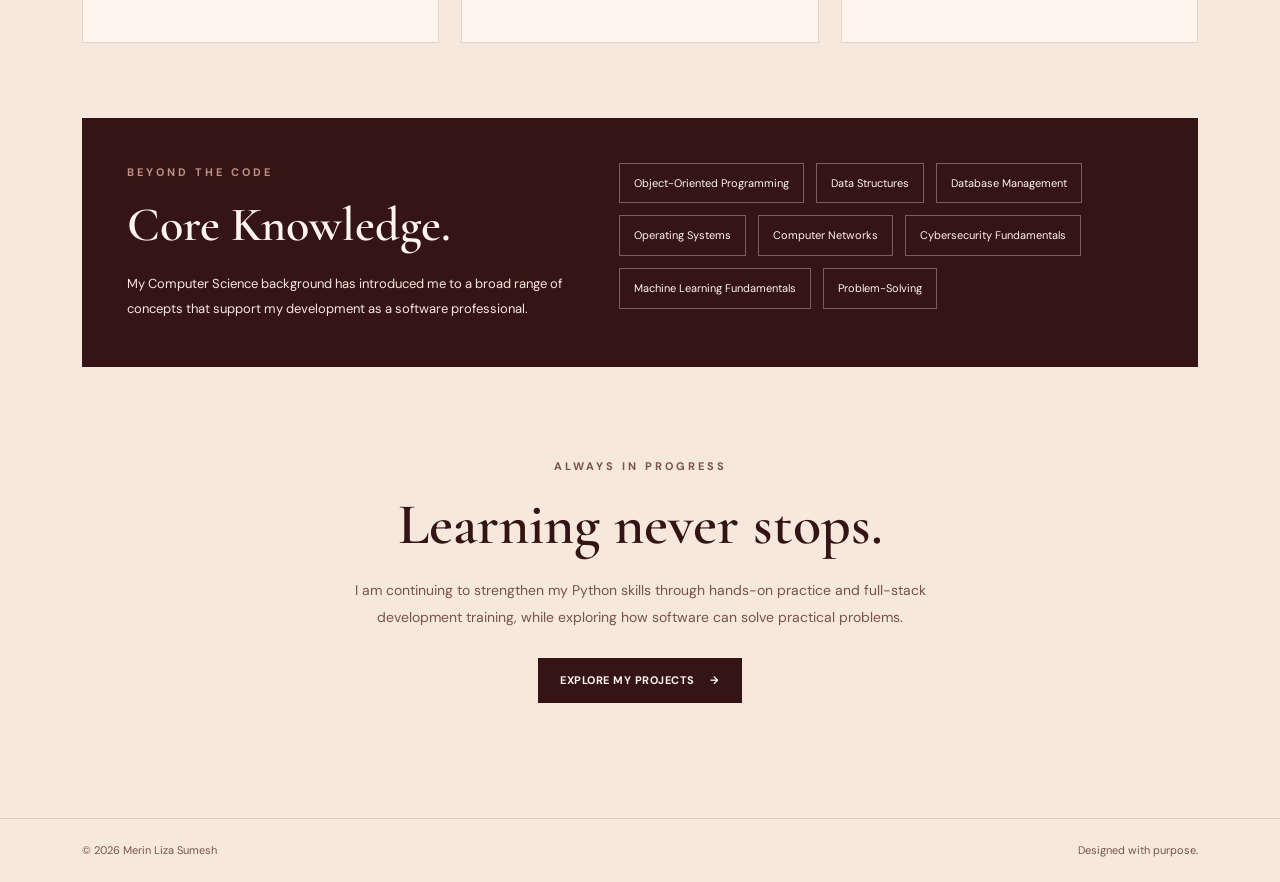
<file: skills.html>
<!DOCTYPE html>
<html lang="en">
<head>
    <meta charset="UTF-8">
    <meta name="viewport" content="width=device-width, initial-scale=1.0">

    <title>Skills | Merin Liza Sumesh</title>

    <!-- Google Fonts -->
    <link rel="preconnect" href="https://fonts.googleapis.com">
    <link rel="preconnect" href="https://fonts.gstatic.com" crossorigin>
    <link href="https://fonts.googleapis.com/css2?family=Cormorant+Garamond:wght@400;500;600;700&family=DM+Sans:wght@400;500;600;700&display=swap" rel="stylesheet">

    <!-- Bootstrap -->
    <link href="https://cdn.jsdelivr.net/npm/bootstrap@5.3.8/dist/css/bootstrap.min.css" rel="stylesheet">

    <!-- Skills CSS -->
    <link rel="stylesheet" href="css/skills.css">
</head>

<body>

    <!-- NAVIGATION -->
    <nav class="navbar navbar-expand-lg portfolio-nav">
        <div class="container">

            <a class="navbar-brand" href="index.html">
                <img src="images/logo.jpg" alt="Merin's logo" class="logo-image">
                MERIN LIZA
            </a>

            <button class="navbar-toggler" type="button"
                data-bs-toggle="collapse"
                data-bs-target="#portfolioNavbar"
                aria-controls="portfolioNavbar"
                aria-expanded="false"
                aria-label="Toggle navigation">
                <span class="navbar-toggler-icon"></span>
            </button>

            <div class="collapse navbar-collapse" id="portfolioNavbar">
                <ul class="navbar-nav ms-auto">
                    <li class="nav-item">
                        <a class="nav-link" href="index.html">HOME</a>
                    </li>

                    <li class="nav-item">
                        <a class="nav-link" href="about.html">ABOUT</a>
                    </li>

                    <li class="nav-item">
                        <a class="nav-link active" href="skills.html">SKILLS</a>
                    </li>

                    <li class="nav-item">
                        <a class="nav-link" href="projects.html">PROJECTS</a>
                    </li>

                    <li class="nav-item">
                        <a class="nav-link" href="contact.html">CONTACT</a>
                    </li>
                </ul>
            </div>

        </div>
    </nav>


    <!-- PAGE HEADER -->
    <header class="skills-header">
        <div class="container">

            <p class="section-label">WHAT I BRING TO THE TABLE</p>

            <h1>My <span>Skills</span></h1>

            <p class="header-description">
                A combination of technical knowledge, practical learning,
                and a curiosity to keep exploring new technologies.
            </p>

            <div class="header-line"></div>

        </div>
    </header>


    <!-- SKILLS SECTION -->
    <main class="skills-container">
        <div class="container">

            <!-- PROGRAMMING -->
            <section class="skill-category">

                <div class="category-heading">
                    <span class="category-number">01</span>

                    <div>
                        <p class="category-label">THE FOUNDATION</p>
                        <h2>Programming <span>Languages</span></h2>
                    </div>
                </div>

                <div class="skills-grid">

                    <article class="skill-card">
                        <span class="skill-index">01 / LANG</span>
                        <h3>Python</h3>
                        <p>
                            Programming fundamentals, problem-solving,
                            object-oriented programming, and application development.
                        </p>
                    </article>

                    <article class="skill-card">
                        <span class="skill-index">02 / LANG</span>
                        <h3>C</h3>
                        <p>
                            Programming logic, data structures,
                            and foundational problem-solving.
                        </p>
                    </article>
                </div>
            </section>


            <!-- WEB DEVELOPMENT -->
            <section class="skill-category">

                <div class="category-heading">
                    <span class="category-number">02</span>

                    <div>
                        <p class="category-label">BUILDING FOR THE WEB</p>
                        <h2>Web <span>Development</span></h2>
                    </div>
                </div>

                <div class="skills-grid">

                    <article class="skill-card">
                        <span class="skill-index">01 / WEB</span>
                        <h3>HTML &amp; CSS</h3>
                        <p>
                            Creating structured web pages, styling layouts,
                            and developing responsive interfaces.
                        </p>
                    </article>

                </div>
            </section>


            <!-- DATABASES AND TOOLS -->
            <section class="skill-category">

                <div class="category-heading">
                    <span class="category-number">03</span>

                    <div>
                        <p class="category-label">BEHIND THE SCENES</p>
                        <h2>Databases <span>&amp; Tools</span></h2>
                    </div>
                </div>

                <div class="skills-grid">

                    <article class="skill-card">
                        <span class="skill-index">01 / DATA</span>
                        <h3>MySQL</h3>
                        <p>
                            Database fundamentals, SQL queries,
                            and relational data management.
                        </p>
                    </article>

                    <article class="skill-card">
                        <span class="skill-index">02 / TOOLS</span>
                        <h3>Git &amp; GitHub</h3>
                        <p>
                            Version control, repository management,
                            and tracking changes in projects.
                        </p>
                    </article>

                    <article class="skill-card">
                        <span class="skill-index">03 / TOOLS</span>
                        <h3>VS Code</h3>
                        <p>
                            Writing, organising, testing,
                            and debugging code in a development environment.
                        </p>
                    </article>

                </div>
            </section>


            <!-- CORE KNOWLEDGE -->
            <section class="knowledge-section">

                <div class="knowledge-content">
                    <p class="section-label">BEYOND THE CODE</p>

                    <h2>Core <span>Knowledge.</span></h2>

                    <p>
                        My Computer Science background has introduced me
                        to a broad range of concepts that support my
                        development as a software professional.
                    </p>
                </div>

                <div class="knowledge-tags">
                    <span>Object-Oriented Programming</span>
                    <span>Data Structures</span>
                    <span>Database Management</span>
                    <span>Operating Systems</span>
                    <span>Computer Networks</span>
                    <span>Cybersecurity Fundamentals</span>
                    <span>Machine Learning Fundamentals</span>
                    <span>Problem-Solving</span>
                </div>

            </section>


            <!-- LEARNING -->
            <section class="learning-section">

                <p class="section-label">ALWAYS IN PROGRESS</p>

                <h2>Learning never <span>stops.</span></h2>

                <p>
                    I am continuing to strengthen my Python skills
                    through hands-on practice and full-stack development
                    training, while exploring how software can solve
                    practical problems.
                </p>

                <a href="projects.html" class="skills-button">
                    EXPLORE MY PROJECTS <span>&rarr;</span>
                </a>

            </section>

        </div>
    </main>


    <!-- FOOTER -->
    <footer class="portfolio-footer">
        <div class="container">
            <p>&copy; 2026 Merin Liza Sumesh</p>
            <p>Designed with purpose.</p>
        </div>
    </footer>


    <!-- Bootstrap JavaScript -->
    <script src="https://cdn.jsdelivr.net/npm/bootstrap@5.3.8/dist/js/bootstrap.bundle.min.js"></script>

</body>
</html>
</file>
<file: css/indexstyle.css>
:root {
    --cream: #f6e8dc;
    --cream-light: #fff5ec;
    --burgundy: #351416;
    --burgundy-light: #4a2022;
    --rose: #bd9285;
    --brown: #79534b;
    --text-dark: #3b201e;
}


* {
    margin: 0;
    padding: 0;
    box-sizing: border-box;
}

body {
    background-color: var(--cream);
    color: var(--text-dark);
    font-family: 'DM Sans', sans-serif;
    overflow-x: hidden;
}


.portfolio-nav {
    background-color: var(--cream);
    padding: 15px 0;
}

.navbar-brand {
    font-family: 'Cormorant Garamond', serif;
    font-size: 30px;
    font-weight: 600;
    letter-spacing: 2px;
    color: var(--burgundy);

    display: flex;
    align-items: center;
    line-height: 1.2;
    padding: 0;}

.navbar-brand:hover {
    color: var(--brown);
}
.logo-image {
    width: 40px;
    height: 40px;
    object-fit: cover;
    border-radius: 50%;
    margin-right: 10px;

    display: block;
    flex-shrink: 0;}

.navbar-nav {
    gap: 0px;
}

.portfolio-nav .nav-link {
    color: var(--text-dark);
    font-size: 12px;
    letter-spacing: 2px;
    text-transform: uppercase;
    transition: 0.3s ease;

    margin-left: 22px;
    padding-top: 0;
    padding-bottom: 0;
    line-height: 1.5;}

.portfolio-nav .nav-link:hover,
.portfolio-nav .nav-link.active {
    color: var(--rose);
}

.navbar-toggler {
    border-color: var(--burgundy);
}

.navbar-toggler:focus {
    box-shadow: none;
}

.hero-section {
    padding: 25px 5% 40px;
}


.hero-topline {
    display: flex;
    justify-content: space-between;
    align-items: flex-start;
    gap: 20px;
    font-size: 11px;
    letter-spacing: 2px;
    color: var(--brown);
    margin-bottom: 25px;
}

.topline-decoration {
    color: var(--rose);
}

.topline-right {
    text-align: right;
    line-height: 1.8;
    font-size: 10px;
}


.portfolio-heading {
    font-family: 'Cormorant Garamond', serif;
    font-size: clamp(55px, 10.5vw, 145px);
    font-weight: 400;
    color: var(--burgundy);
    text-align: center;
    letter-spacing: -3px;
    line-height: 1;
    margin: 35px 0 20px;
    white-space: nowrap;
}



.hero-divider {
    text-align: center;
    color: var(--rose);
    font-size: 15px;
    margin: 25px 0;
}



.hero-subtitle {
    text-align: center;
    color: var(--brown);
    font-size: 11px;
    letter-spacing: 4px;
    margin-bottom: 30px;
}

.hero-content {
    display: grid;
    grid-template-columns: 1fr 1fr;
    align-items: center;
    gap: 60px;
    padding: 30px 5% 60px;
}



.hero-intro {
    max-width: 540px;
}

.intro-label {
    font-size: 12px;
    letter-spacing: 3px;
    color: var(--brown);
    margin-bottom: 22px;
}

.intro-heading {
    font-family: 'Cormorant Garamond', serif;
    font-size: clamp(38px, 4.5vw, 65px);
    font-weight: 400;
    line-height: 1.1;
    color: var(--burgundy);
    margin-bottom: 25px;
}

.intro-heading span {
    font-weight: 600;
}

.intro-text {
    font-size: 15px;
    line-height: 1.9;
    color: var(--text-dark);
    max-width: 470px;
    margin-bottom: 30px;
}



.text-link {
    display: inline-block;
    color: var(--burgundy);
    text-decoration: none;
    font-size: 12px;
    letter-spacing: 2px;
    border-bottom: 1px solid var(--burgundy);
    padding-bottom: 8px;
    transition: 0.3s ease;
}

.text-link:hover {
    color: var(--brown);
    border-color: var(--brown);
}



.hero-portrait {
    position: relative;
    display: flex;
    justify-content: center;
    align-items: center;
    min-height: 360px;
}



.portrait-oval {
    position: absolute;
    width: 330px;
    height: 420px;
    background-color: var(--burgundy);
    border-radius: 50%;
}



.main-profile-image {
    position: relative;
    z-index: 1;
    width: 290px;
    height: 380px;
    object-fit: cover;
    object-position: center;
    border-radius: 50%;
}



.footer {
    text-align: center;
    padding: 30px 15px;
    border-top: 1px solid rgba(53, 20, 22, 0.2);
    color: var(--brown);
}

.footer p {
    font-size: 11px;
    letter-spacing: 3px;
    margin-bottom: 10px;
}

.footer small {
    font-size: 11px;
}



@media (max-width: 991px) {

    .hero-content {
        gap: 30px;
        padding-left: 2%;
        padding-right: 2%;
    }

    .portfolio-heading {
        font-size: clamp(50px, 9vw, 90px);
        letter-spacing: -2px;
    }

    .portrait-circle {
        width: 300px;
        height: 300px;
    }

    .main-profile-image {
        width: 250px;
        height: 280px;
    }
}



@media (max-width: 767px) {

    .hero-section {
        padding: 20px 5% 30px;
    }

    .hero-topline {
        font-size: 9px;
        gap: 10px;
    }

    .topline-decoration {
        display: none;
    }

    .topline-right {
        font-size: 8px;
    }

    .portfolio-heading {
        font-size: clamp(35px, 9vw, 65px);
        letter-spacing: -1px;
        white-space: normal;
    }

    .hero-divider {
        font-size: 11px;
    }

    .hero-subtitle {
        font-size: 9px;
        letter-spacing: 2px;
    }

    .hero-content {
        grid-template-columns: 1fr;
        gap: 35px;
        padding: 25px 3% 40px;
    }

    .hero-intro {
        text-align: center;
        margin: auto;
    }

    .intro-heading {
        font-size: 42px;
    }

    .intro-text {
        margin-left: auto;
        margin-right: auto;
    }

    .hero-portrait {
        min-height: 320px;
    }

    .portrait-circle {
        width: 280px;
        height: 280px;
    }

    .main-profile-image {
        width: 230px;
        height: 260px;
    }

    .footer p {
        font-size: 9px;
        letter-spacing: 2px;
    }
}



@media (max-width: 380px) {

    .portrait-circle {
        width: 240px;
        height: 240px;
    }

    .main-profile-image {
        width: 200px;
        height: 220px;
    }

    .intro-heading {
        font-size: 35px;
    }
}
</file>
<file: css/about.css>
/* ==============================
   COLOUR PALETTE
============================== */

:root {
    --cream: #f6e8dc;
    --cream-light: #fff5ec;
    --burgundy: #351416;
    --burgundy-light: #4a2022;
    --rose: #bd9285;
    --brown: #79534b;
    --text-dark: #3b201e;
    --border: rgba(53, 20, 22, 0.2);
}


/* ==============================
   GENERAL STYLING
============================== */

* {
    margin: 0;
    padding: 0;
    box-sizing: border-box;
}

html {
    scroll-behavior: smooth;
}

body {
    background-color: var(--cream);
    color: var(--text-dark);
    font-family: 'DM Sans', sans-serif;
    overflow-x: hidden;
}

.section-container {
    width: 90%;
    max-width: 1250px;
    margin: auto;
}


/* =====================================
   NAVIGATION
===================================== */

.portfolio-nav {
    background-color: var(--cream);
    padding: 15px 0;
    border-bottom: 1px solid rgba(53, 20, 22, 0.15);
}

.portfolio-nav .navbar-brand {
    display: flex;
    align-items: center;
    color: var(--burgundy);
    font-family: "Cormorant Garamond", serif;
    font-size: 30px;
    font-weight: 600;
    letter-spacing: 2px;
    line-height: 1.2;
    padding: 0;
    margin: 0;
}

.logo-image {
    display: block;
    width: 40px;
    height: 40px;
    object-fit: cover;
    border-radius: 50%;
    margin-right: 10px;
    flex-shrink: 0;
}

.portfolio-nav .navbar-brand:hover {
    color: var(--brown);
}

.portfolio-nav .nav-link {
    color: var(--text-dark);
    font-size: 12px;
    margin-left: 22px;
    padding-top: 0;
    padding-bottom: 0;
    line-height: 1.5;
    transition: color 0.3s ease;
}

.portfolio-nav .nav-link:hover,
.portfolio-nav .nav-link.active {
    color: var(--brown);
}

.navbar-toggler {
    border-color: var(--burgundy);
}

.navbar-toggler:focus {
    box-shadow: none;
}


/* ==============================
   PAGE HEADER
============================== */

.about-header {
    padding: 85px 5% 65px;
    text-align: center;
    border-bottom: 1px solid var(--border);
}

.eyebrow,
.section-label {
    color: var(--brown);
    font-size: 11px;
    letter-spacing: 3px;
    margin-bottom: 20px;
}

.about-header h1 {
    font-family: 'Cormorant Garamond', serif;
    font-size: clamp(55px, 8vw, 95px);
    font-weight: 400;
    line-height: 1.1;
    color: var(--burgundy);
}

.about-header h1 span,
.section-heading h2 span,
.beyond-heading h2 span {
    color: var(--rose);
}

.decorative-divider {
    color: var(--rose);
    margin: 30px 0;
    font-size: 14px;
}

.header-subtitle {
    color: var(--brown);
    font-size: 10px;
    letter-spacing: 3px;
}


/* ==============================
   INTRODUCTION SECTION
============================== */

.about-introduction {
    padding-top: 85px;
    padding-bottom: 100px;
}

.intro-number {
    font-size: 10px;
    letter-spacing: 2px;
    color: var(--rose);
    padding-bottom: 20px;
    border-bottom: 1px solid var(--border);
    margin-bottom: 45px;
}

.intro-layout {
    display: grid;
    grid-template-columns: 1fr 1fr;
    gap: 80px;
    align-items: start;
}

.intro-title h2 {
    font-family: 'Cormorant Garamond', serif;
    font-size: clamp(42px, 5vw, 68px);
    font-weight: 400;
    line-height: 1.1;
    color: var(--burgundy);
}


.small-divider {
    width: 75px;
    height: 2px;
    background-color: var(--rose);
    margin-top: 30px;
}

.intro-description {
    padding-top: 10px;
}

.intro-description p {
    font-size: 14px;
    line-height: 2;
    margin-bottom: 22px;
    color: var(--text-dark);
}


/* ==============================
   SECTION HEADINGS
============================== */

.section-heading {
    display: flex;
    justify-content: space-between;
    align-items: end;
    gap: 30px;
    margin-bottom: 45px;
}

.section-heading h2 {
    font-family: 'Cormorant Garamond', serif;
    font-size: clamp(40px, 5vw, 65px);
    font-weight: 400;
    color: var(--burgundy);
    line-height: 1.1;
}

.section-side-text {
    color: var(--brown);
    font-size: 10px;
    letter-spacing: 2px;
    line-height: 1.9;
    text-align: right;
}


/* ==============================
   EDUCATION SECTION
============================== */

.education-section {
    padding-top: 70px;
    padding-bottom: 100px;
    border-top: 1px solid var(--border);
}

.education-grid {
    display: grid;
    grid-template-columns: repeat(3, 1fr);
    gap: 20px;
}

/* Burgundy Education Cards */

.education-card {
    position: relative;
    min-height: 340px;
    padding: 30px;
    display: flex;
    flex-direction: column;

    background-color: var(--burgundy);
    color: var(--cream);
    border: 1px solid var(--burgundy);

    transition: background-color 0.3s ease,
                color 0.3s ease,
                border-color 0.3s ease,
                transform 0.3s ease;
}

/* Education Card Hover */

.education-card:hover {
    background-color: var(--cream-light);
    color: var(--burgundy);
    border-color: var(--rose);
    transform: translateY(-5px);
}

.card-number {
    position: absolute;
    top: 22px;
    right: 25px;
    font-family: 'Cormorant Garamond', serif;
    font-size: 24px;
    color: var(--rose);
}

.card-period {
    margin-top: 35px;
    margin-bottom: 18px;
    font-size: 10px;
    letter-spacing: 2px;
    color: var(--rose);
}

.education-card h3 {
    font-family: 'Cormorant Garamond', serif;
    font-size: 39px;
    font-weight: 500;
    margin-bottom: 8px;
    color: var(--cream);
    transition: color 0.3s ease;
}

.education-card h4 {
    font-size: 12px;
    font-weight: 500;
    line-height: 1.8;
    margin-bottom: 15px;
    color: var(--cream);
    transition: color 0.3s ease;
}

.institution {
    font-size: 12px;
    line-height: 1.8;
    color: var(--cream-light);
    margin-bottom: 25px;
    transition: color 0.3s ease;
}

.card-bottom {
    display: flex;
    justify-content: space-between;
    align-items: center;
    border-top: 1px solid rgba(255, 245, 236, 0.3);
    padding-top: 15px;
    margin-top: auto;
    transition: border-color 0.3s ease;
}

.card-bottom span {
    font-size: 10px;
    letter-spacing: 2px;
    color: var(--rose);
}

.card-bottom strong {
    font-family: 'Cormorant Garamond', serif;
    font-size: 28px;
    font-weight: 500;
    color: var(--cream);
    transition: color 0.3s ease;
}

/* Change Education Text on Hover */

.education-card:hover h3,
.education-card:hover h4,
.education-card:hover .institution,
.education-card:hover .card-bottom strong {
    color: var(--burgundy);
}

.education-card:hover .card-bottom {
    border-color: var(--border);
}

.education-card:hover .card-period,
.education-card:hover .card-bottom span {
    color: var(--brown);
}


/* ==============================
   TRAINING AND INTERNSHIPS
============================== */

.experience-section {
    padding-top: 80px;
    padding-bottom: 100px;
    border-top: 1px solid var(--border);
}

.experience-list {
    border-top: 1px solid var(--border);
}

.experience-item {
    display: grid;
    grid-template-columns: 60px 1fr auto;
    gap: 30px;
    align-items: start;
    padding: 35px 10px;
    border-bottom: 1px solid var(--border);
    transition: background-color 0.3s ease;
}

.experience-item:hover {
    background-color: rgba(255, 245, 236, 0.5);
}

.experience-index {
    font-family: 'Cormorant Garamond', serif;
    font-size: 28px;
    color: var(--rose);
}

.experience-type {
    color: var(--brown);
    font-size: 10px;
    letter-spacing: 2px;
    margin-bottom: 12px;
}

.experience-content h3 {
    font-family: 'Cormorant Garamond', serif;
    font-size: 30px;
    font-weight: 500;
    color: var(--burgundy);
    margin-bottom: 8px;
}

.experience-content h4 {
    font-size: 12px;
    font-weight: 600;
    color: var(--brown);
    margin-bottom: 15px;
}

.experience-content > p:last-child {
    max-width: 700px;
    font-size: 13px;
    line-height: 1.9;
    margin-bottom: 0;
}

.experience-tag {
    border: 1px solid var(--rose);
    padding: 8px 12px;
    color: var(--brown);
    font-size: 9px;
    letter-spacing: 1px;
    white-space: nowrap;
}


/* ==============================
   ACADEMIC ACHIEVEMENTS
============================== */

.achievements-section {
    padding-top: 80px;
    padding-bottom: 100px;
    border-top: 1px solid var(--border);
}

.achievement-grid {
    display: grid;
    grid-template-columns: 1fr 1fr;
    gap: 25px;
}

/* Burgundy Achievement Cards */

.achievement-card {
    position: relative;
    min-height: 320px;
    padding: 35px;

    background-color: var(--burgundy);
    color: var(--cream);
    border: 1px solid var(--burgundy);

    transition: background-color 0.3s ease,
                color 0.3s ease,
                border-color 0.3s ease,
                transform 0.3s ease;
}

/* Achievement Card Hover */

.achievement-card:hover {
    background-color: var(--cream-light);
    color: var(--burgundy);
    border-color: var(--rose);
    transform: translateY(-5px);
}

.achievement-symbol {
    font-family: 'Cormorant Garamond', serif;
    font-size: 35px;
    color: var(--rose);
    margin-bottom: 20px;
}

.achievement-category {
    font-size: 10px;
    letter-spacing: 2px;
    color: var(--rose);
    margin-bottom: 15px;
}

.achievement-card h3 {
    max-width: 400px;
    font-family: 'Cormorant Garamond', serif;
    font-size: 32px;
    font-weight: 500;
    color: var(--cream);
    margin-bottom: 15px;
    transition: color 0.3s ease;
}

.achievement-card > p:not(.achievement-category) {
    max-width: 420px;
    font-size: 13px;
    line-height: 1.9;
    color: var(--cream-light);
    transition: color 0.3s ease;
}

.achievement-number {
    display: block;
    margin-top: 20px;
    font-family: 'Cormorant Garamond', serif;
    font-size: 45px;
    color: var(--cream);
    transition: color 0.3s ease;
}

.achievement-caption {
    display: block;
    font-size: 10px;
    letter-spacing: 2px;
    color: var(--rose);
    margin-top: 8px;
    transition: color 0.3s ease;
}

/* Change Achievement Text on Hover */

.achievement-card:hover h3,
.achievement-card:hover > p:not(.achievement-category),
.achievement-card:hover .achievement-number {
    color: var(--burgundy);
}

.achievement-card:hover .achievement-category,
.achievement-card:hover .achievement-caption {
    color: var(--brown);
}


/* ==============================
   BEYOND ACADEMICS
============================== */

.beyond-section {
    background-color: var(--burgundy);
    color: var(--cream);
    padding: 90px 0;
}

.beyond-content {
    display: grid;
    grid-template-columns: 0.9fr 1.1fr;
    gap: 80px;
    align-items: start;
}

.beyond-heading .section-label {
    color: var(--rose);
}

.beyond-heading h2 {
    font-family: 'Cormorant Garamond', serif;
    font-size: clamp(45px, 6vw, 75px);
    font-weight: 400;
    line-height: 1.05;
    color: var(--cream);
}

.beyond-description {
    padding-top: 10px;
}

.beyond-description p {
    font-size: 14px;
    line-height: 2;
    color: var(--cream-light);
    margin-bottom: 22px;
}

.interest-list {
    display: flex;
    flex-wrap: wrap;
    gap: 10px;
    margin-top: 30px;
}

.interest-list span {
    padding: 10px 14px;
    border: 1px solid rgba(246, 232, 220, 0.35);
    color: var(--cream);
    font-size: 9px;
    letter-spacing: 1.5px;
}


/* ==============================
   CLOSING SECTION
============================== */

.closing-section {
    padding: 80px 20px;
    text-align: center;
    background-color: var(--cream-light);
}

.closing-section > p {
    font-size: 10px;
    letter-spacing: 3px;
    color: var(--brown);
    margin-bottom: 20px;
}

.closing-section h2 {
    font-family: 'Cormorant Garamond', serif;
    font-size: clamp(35px, 5vw, 58px);
    font-weight: 400;
    color: var(--burgundy);
    margin-bottom: 25px;
}

.closing-link {
    display: inline-block;
    color: var(--burgundy);
    text-decoration: none;
    font-size: 11px;
    letter-spacing: 2px;
    border-bottom: 1px solid var(--burgundy);
    padding-bottom: 8px;
    transition: 0.3s ease;
}

.closing-link:hover {
    color: var(--rose);
    border-color: var(--rose);
}


/* ==============================
   FOOTER
============================== */

.footer {
    text-align: center;
    padding: 30px 15px;
    border-top: 1px solid var(--border);
    color: var(--brown);
}

.footer p {
    font-size: 11px;
    letter-spacing: 3px;
    margin-bottom: 10px;
}

.footer small {
    font-size: 11px;
}


/* ==============================
   TABLET RESPONSIVENESS
============================== */

@media (max-width: 991px) {

    .section-container {
        width: 92%;
    }

    .intro-layout,
    .beyond-content {
        grid-template-columns: 1fr 1fr;
        gap: 40px;
    }

    .education-grid {
        grid-template-columns: 1fr 1fr;
    }

    .education-card {
        min-height: 310px;
    }

    .experience-item {
        gap: 20px;
    }

    .experience-content h3 {
        font-size: 26px;
    }
}


/* ==============================
   MOBILE RESPONSIVENESS
============================== */

@media (max-width: 767px) {

    .about-header {
        padding: 65px 5% 55px;
    }

    .header-subtitle {
        font-size: 9px;
        line-height: 2;
        letter-spacing: 2px;
    }

    .about-introduction,
    .education-section,
    .experience-section,
    .achievements-section {
        padding-top: 60px;
        padding-bottom: 65px;
    }

    .intro-layout,
    .beyond-content {
        grid-template-columns: 1fr;
        gap: 35px;
    }

    .intro-number {
        margin-bottom: 30px;
    }

    .section-heading {
        align-items: start;
        flex-direction: column;
        margin-bottom: 30px;
    }

    .section-side-text {
        text-align: left;
    }

    .education-grid {
        grid-template-columns: 1fr;
    }

    .education-card {
        min-height: 300px;
    }

    .experience-item {
        grid-template-columns: 35px 1fr;
        gap: 15px;
        padding: 28px 5px;
    }

    .experience-index {
        font-size: 24px;
    }

    .experience-content h3 {
        font-size: 26px;
    }

    .experience-tag {
        grid-column: 2;
        justify-self: start;
    }

    .achievement-grid {
        grid-template-columns: 1fr;
    }

    .achievement-card {
        min-height: 280px;
        padding: 28px;
    }

    .beyond-section {
        padding: 65px 0;
    }

    .closing-section {
        padding: 60px 20px;
    }

    .footer p {
        font-size: 9px;
        letter-spacing: 2px;
    }
}


/* ==============================
   SMALL MOBILE SCREENS
============================== */

@media (max-width: 380px) {

    .about-header h1 {
        font-size: 48px;
    
        padding: 60px 5% 45px;}

    .intro-title h2 {
        font-size: 40px;
    }

    .education-card,
    .achievement-card {
        padding: 23px;
    }

    .experience-content h3 {
        font-size: 23px;
    }

    .interest-list span {
        font-size: 8px;
        padding: 8px 10px;
    }
}
</file>
<file: css/contact.css>
:root {
    --cream: #f6e8dc;
    --cream-light: #fff5ec;
    --burgundy: #351416;
    --burgundy-light: #4a2022;
    --rose: #bd9285;
    --brown: #79534b;
    --text-dark: #3b201e;
}

* {
    box-sizing: border-box;
}

body {
    margin: 0;
    background-color: var(--cream-light);
    color: var(--text-dark);
    font-family: 'DM Sans', sans-serif;
}


/* NAVBAR */

.portfolio-nav {
    background-color: var(--cream);
    padding: 22px 0;
}

.portfolio-nav .navbar-brand {
    display: flex;
    align-items: center;
    font-family: 'Cormorant Garamond', serif;
    font-size: 30px;
    font-weight: 600;
    letter-spacing: 2px;
    color: var(--burgundy);
    padding: 0;
    margin: 0;
}

.portfolio-nav .navbar-brand:hover {
    color: var(--brown);
}

.logo-image {
    width: 40px;
    height: 40px;
    object-fit: cover;
    border-radius: 50%;
    margin-right: 10px;
    flex-shrink: 0;
}

.navbar-nav {
    gap: 25px;
}

.portfolio-nav .nav-link {
    color: var(--text-dark);
    font-size: 12px;
    letter-spacing: 2px;
    text-transform: uppercase;
    transition: 0.3s ease;
}

.portfolio-nav .nav-link:hover,
.portfolio-nav .nav-link.active {
    color: var(--rose);
}

.navbar-toggler {
    border-color: var(--burgundy);
}

.navbar-toggler:focus {
    box-shadow: none;
}


/* CONTACT HEADER */

.contact-header {
    background-color: var(--cream);
    padding: 75px 0 85px;
    text-align: center;
}

.section-label {
    color: var(--brown);
    font-size: 11px;
    font-weight: 600;
    letter-spacing: 4px;
    margin-bottom: 18px;
}

.contact-header h1 {
    color: var(--burgundy);
    font-family: 'Cormorant Garamond', serif;
    font-size: clamp(48px, 7vw, 82px);
    font-weight: 500;
    line-height: 1.1;
    margin-bottom: 20px;
}

.contact-header h1 span {
    color: var(--rose);
    font-style: italic;
}

.contact-intro {
    max-width: 550px;
    margin: 0 auto;
    color: var(--brown);
    font-size: 14px;
    line-height: 1.9;
}


/* CONTACT SECTION */

.contact-section {
    padding: 90px 0;
    background-color: var(--cream-light);
}

.contact-info {
    padding: 15px 10px 15px 0;
}

.contact-info h2 {
    color: var(--burgundy);
    font-family: 'Cormorant Garamond', serif;
    font-size: 38px;
    font-weight: 600;
    margin-bottom: 20px;
}

.contact-description {
    color: var(--brown);
    font-size: 14px;
    line-height: 2;
    margin-bottom: 40px;
}


/* CONTACT DETAILS */

.contact-detail {
    display: flex;
    flex-direction: column;
    gap: 8px;
    padding: 20px 0;
    border-bottom: 1px solid rgba(53, 20, 22, 0.15);
}

.detail-label {
    color: var(--rose);
    font-size: 10px;
    font-weight: 700;
    letter-spacing: 3px;
}

.contact-detail a {
    width: fit-content;
    color: var(--burgundy);
    font-size: 14px;
    text-decoration: none;
    overflow-wrap: anywhere;
    transition: color 0.3s ease;
}

.contact-detail a:hover {
    color: var(--rose);
}


/* FOOTER */

.portfolio-footer {
    display: flex;
    align-items: center;
    background-color: var(--burgundy);
    color: var(--cream);
    padding: 25px 0;
}

.portfolio-footer .container {
    display: flex;
    align-items: center;
    justify-content: space-between;
    gap: 15px;
}

.portfolio-footer p {
    font-size: 11px;
    letter-spacing: 0.5px;
    margin: 0;
}

.portfolio-footer a {
    color: var(--cream);
    font-size: 10px;
    letter-spacing: 2px;
    text-decoration: none;
    transition: color 0.3s ease;
}

.portfolio-footer a:hover {
    color: var(--rose);
}


/* RESPONSIVE DESIGN */

@media (max-width: 991px) {

    .navbar-nav {
        gap: 0;
    }

    .portfolio-nav .nav-link {
        margin-left: 0;
        padding: 10px 0;
    }

    .contact-section {
        padding: 65px 0;
    }

    .contact-info {
        padding-right: 0;
    }
}

@media (max-width: 767px) {

    .contact-header {
        padding: 55px 0 65px;
    }

    .contact-section {
        padding: 45px 0;
    }

    .contact-info h2 {
        font-size: 32px;
    }

    .portfolio-footer .container {
        flex-direction: column;
        text-align: center;
    }
}
</file>
<file: css/project.css>
/* =====================================
   COLOURS AND GLOBAL STYLES
===================================== */

:root {
    --cream: #f6e8dc;
    --cream-light: #fff5ec;
    --burgundy: #351416;
    --burgundy-light: #4a2022;
    --rose: #bd9285;
    --brown: #79534b;
    --text-dark: #3b201e;
}

* {
    margin: 0;
    padding: 0;
    box-sizing: border-box;
}

html {
    scroll-behavior: smooth;
}

body {
    background-color: var(--cream);
    color: var(--text-dark);
    font-family: "DM Sans", sans-serif;
    line-height: 1.7;
}

a {
    text-decoration: none;
}


/* =====================================
   NAVIGATION
   Matches the About page
===================================== */

.portfolio-nav {
    background-color: var(--cream);
    padding: 15px 0;
    border-bottom: 1px solid rgba(53, 20, 22, 0.15);
}

.portfolio-nav .navbar-brand {
    display: flex;
    align-items: center;
    color: var(--burgundy);
    font-family: "Cormorant Garamond", serif;
    font-size: 30px;
    font-weight: 600;
    letter-spacing: 2px;
    line-height: 1.2;
    padding: 0;
    margin-right: 0;
}

.logo-image {
    width: 40px;
    height: 40px;
    object-fit: cover;
    border-radius: 50%;
    margin-right: 10px;
    flex-shrink: 0;

    display: block;}

.portfolio-nav .navbar-brand:hover {
    color: var(--brown);
}

.portfolio-nav .nav-link {
    color: var(--text-dark);
    font-size: 12px;
    margin-left: 22px;
    transition: color 0.3s ease;

    padding-top: 0;
    padding-bottom: 0;
    line-height: 1.5;}

.portfolio-nav .nav-link:hover,
.portfolio-nav .nav-link.active {
    color: var(--brown);
}

.navbar-toggler {
    border-color: var(--burgundy);
}

.navbar-toggler:focus {
    box-shadow: none;
}


/* =====================================
   PAGE HEADER
===================================== */

.projects-header {
    padding: 85px 5% 65px;
    text-align: center;
}

.section-label {
    color: var(--brown);
    font-size: 11px;
    font-weight: 700;
    letter-spacing: 3px;
    margin-bottom: 18px;
}

.projects-header h1 {
    color: var(--burgundy);
    font-family: "Cormorant Garamond", serif;
    font-size: clamp(55px, 8vw, 95px);
    font-weight: 400;
    line-height: 1.1;
    margin-bottom: 25px;
}

.projects-header h1 span,
.project-card h2 span {
    color: var(--rose);
}

.header-description {
    max-width: 570px;
    margin: 0 auto;
    color: var(--brown);
    font-size: 15px;
}

.header-line {
    width: 70px;
    height: 1px;
    background-color: var(--rose);
    margin: 35px auto 0;
}


/* =====================================
   PROJECTS CONTAINER
===================================== */

.projects-container {
    padding-top: 10px;
    padding-bottom: 90px;
}


/* =====================================
   PROJECT CARD
===================================== */

.project-card {
    background-color: var(--cream-light);
    border: 1px solid rgba(53, 20, 22, 0.16);
    padding: 42px;
    margin-bottom: 45px;
    transition: transform 0.35s ease, box-shadow 0.35s ease;
}

.project-card:hover {
    transform: translateY(-5px);
    box-shadow: 0 18px 40px rgba(53, 20, 22, 0.08);
}

.project-topline {
    display: flex;
    justify-content: space-between;
    align-items: center;
    gap: 15px;
    padding-bottom: 20px;
    border-bottom: 1px solid rgba(53, 20, 22, 0.16);
    margin-bottom: 25px;
}

.project-number {
    color: var(--rose);
    font-family: "Cormorant Garamond", serif;
    font-size: 24px;
    font-weight: 700;
}

.project-category {
    color: var(--brown);
    font-size: 11px;
    font-weight: 600;
    letter-spacing: 1px;
    text-align: right;
    text-transform: uppercase;
}

.project-card h2 {
    color: var(--burgundy);
    font-family: "Cormorant Garamond", serif;
    font-size: clamp(38px, 5vw, 55px);
    font-weight: 600;
    line-height: 1.1;
    margin-bottom: 5px;
}

.project-subtitle {
    color: var(--brown);
    font-size: 14px;
    margin-bottom: 30px;
}


/* =====================================
   PROJECT IMAGE - ONE PER PROJECT
===================================== */

.project-gallery {
    display: grid;
    grid-template-columns: 1fr;
    gap: 22px;
    max-width: 850px;
    margin: 0 auto 35px;
}

.project-image {
    margin: 0;
    min-width: 0;
    overflow: hidden;
    background-color: var(--cream);
    border: 1px solid rgba(53, 20, 22, 0.12);
}

.project-image img {
    display: block;
    width: 100%;
    height: 380px;
    object-fit: cover;
    object-position: center;
    transition: transform 0.5s ease;
}

.project-image:hover img {
    transform: scale(1.04);
}

.project-image figcaption {
    background-color: var(--cream-light);
    color: var(--brown);
    font-size: 10px;
    letter-spacing: 1.5px;
    padding: 12px 15px;
    text-transform: uppercase;
}


/* =====================================
   PROJECT DESCRIPTION AND FEATURES
===================================== */

.project-details {
    display: grid;
    grid-template-columns: 1.1fr 0.9fr;
    gap: 45px;
    margin-bottom: 30px;
}

.project-details h3 {
    color: var(--burgundy);
    font-family: "Cormorant Garamond", serif;
    font-size: 27px;
    font-weight: 600;
    margin-bottom: 15px;
}

.project-description p {
    color: var(--text-dark);
    font-size: 14px;
    line-height: 1.9;
    margin-bottom: 15px;
}

.project-highlights ul {
    list-style: none;
    padding: 0;
    margin: 0;
}

.project-highlights li {
    position: relative;
    color: var(--text-dark);
    font-size: 13px;
    line-height: 1.7;
    padding: 10px 0 10px 22px;
    border-bottom: 1px solid rgba(53, 20, 22, 0.12);
}

.project-highlights li::before {
    content: "—";
    position: absolute;
    left: 0;
    color: var(--rose);
}


/* =====================================
   TECHNOLOGY TAGS
===================================== */

.project-tech {
    display: flex;
    flex-wrap: wrap;
    gap: 10px;
    padding-top: 25px;
    border-top: 1px solid rgba(53, 20, 22, 0.16);
}

.project-tech span {
    display: inline-block;
    background-color: var(--burgundy);
    color: var(--cream-light);
    border: 1px solid var(--burgundy);
    border-radius: 2px;
    padding: 8px 13px;
    font-size: 11px;
    letter-spacing: 0.3px;
    transition: background-color 0.3s ease, color 0.3s ease;
}

.project-tech span:hover {
    background-color: var(--cream);
    color: var(--burgundy);
}


/* =====================================
   CLOSING SECTION
===================================== */

.projects-closing {
    background-color: var(--burgundy);
    color: var(--cream);
    text-align: center;
    padding: 75px 20px 85px;
}

.projects-closing .section-label {
    color: var(--rose);
}

.projects-closing h2 {
    color: var(--cream-light);
    font-family: "Cormorant Garamond", serif;
    font-size: clamp(38px, 5vw, 58px);
    font-weight: 500;
    margin-bottom: 15px;
}

.projects-closing h2 span {
    color: var(--rose);
    font-style: italic;
}

.projects-closing p:not(.section-label) {
    max-width: 550px;
    margin: 0 auto 28px;
    color: var(--cream);
    font-size: 14px;
}

.contact-button {
    display: inline-block;
    background-color: var(--cream);
    color: var(--burgundy);
    padding: 13px 23px;
    font-size: 12px;
    font-weight: 700;
    transition: background-color 0.3s ease, color 0.3s ease;
}

.contact-button span {
    margin-left: 10px;
}

.contact-button:hover {
    background-color: var(--rose);
    color: var(--burgundy);
}


/* =====================================
   FOOTER
===================================== */

.portfolio-footer {
    background-color: var(--cream);
    padding: 22px 0;
    border-top: 1px solid rgba(53, 20, 22, 0.15);
}

.portfolio-footer .container {
    display: flex;
    justify-content: space-between;
    align-items: center;
    gap: 15px;
}

.portfolio-footer p {
    color: var(--brown);
    font-size: 11px;
    margin: 0;
}


/* =====================================
   RESPONSIVE DESIGN
===================================== */

@media (max-width: 991px) {

    .portfolio-nav .nav-link {
        margin-left: 0;
        padding: 10px 0;
    }

    .projects-header {
        padding-top: 70px;
    }

    .project-card {
        padding: 30px;
    }

    .project-gallery {
        max-width: 100%;
    }

    .project-image img {
        height: 320px;
    }

    .project-details {
        gap: 25px;
    }
}


@media (max-width: 767px) {

    .projects-header {
        padding: 60px 0 45px;
    }

    .projects-container {
        padding-bottom: 50px;
    }

    .project-card {
        padding: 22px;
        margin-bottom: 30px;
    }

    .project-topline {
        align-items: flex-start;
    }

    .project-category {
        max-width: 65%;
    }

    .project-gallery {
        grid-template-columns: 1fr;
        gap: 18px;
    }

    .project-image img {
        height: auto;
        max-height: 350px;
        object-fit: contain;
        background-color: var(--cream);
    }

    .project-details {
        grid-template-columns: 1fr;
        gap: 25px;
    }

    .projects-closing {
        padding: 60px 20px;
    }

    .portfolio-footer .container {
        flex-direction: column;
        text-align: center;
        gap: 8px;
    }
}


@media (max-width: 400px) {

    .project-card {
        padding: 17px;
    }

    .project-card h2 {
        font-size: 36px;
    }

    .project-category {
        font-size: 9px;
    }

    .project-tech {
        gap: 7px;
    }

    .project-tech span {
        padding: 7px 9px;
        font-size: 10px;
    }
}
</file>
<file: css/skills.css>
/* =====================================
   COLOURS AND GLOBAL STYLES
===================================== */

:root {
    --cream: #f6e8dc;
    --cream-light: #fff5ec;
    --burgundy: #351416;
    --burgundy-light: #4a2022;
    --rose: #bd9285;
    --brown: #79534b;
    --text-dark: #3b201e;
}

* {
    margin: 0;
    padding: 0;
    box-sizing: border-box;
}

html {
    scroll-behavior: smooth;
}

body {
    background-color: var(--cream);
    color: var(--text-dark);
    font-family: "DM Sans", sans-serif;
    line-height: 1.7;
}

a {
    text-decoration: none;
}


/* =====================================
   NAVIGATION
===================================== */

.portfolio-nav {
    background-color: var(--cream);
    padding: 15px 0;
    border-bottom: 1px solid rgba(53, 20, 22, 0.15);
}

.portfolio-nav .navbar-brand {
    display: flex;
    align-items: center;
    color: var(--burgundy);
    font-family: "Cormorant Garamond", serif;
    font-size: 30px;
    font-weight: 600;
    letter-spacing: 2px;
    line-height: 1.2;
    padding: 0;
    margin-right: 0;
}

.logo-image {
    width: 40px;
    height: 40px;
    object-fit: cover;
    border-radius: 50%;
    margin-right: 10px;
    flex-shrink: 0;
    display: block;
}

.portfolio-nav .navbar-brand:hover {
    color: var(--brown);
}

.portfolio-nav .nav-link {
    color: var(--text-dark);
    font-family: "DM Sans", sans-serif;
    font-size: 12px;
    font-weight: 400;
    margin-left: 22px;
    transition: color 0.3s ease;
    padding-top: 0;
    padding-bottom: 0;
    line-height: 1.5;
}

.portfolio-nav .nav-link:hover,
.portfolio-nav .nav-link.active {
    color: var(--brown);
}

.navbar-toggler {
    border-color: var(--burgundy);
}

.navbar-toggler:focus {
    box-shadow: none;
}


/* =====================================
   PAGE HEADER
===================================== */

.skills-header {
    padding: 85px 5% 65px;
    text-align: center;
}

.section-label {
    color: var(--brown);
    font-size: 11px;
    font-weight: 700;
    letter-spacing: 3px;
    margin-bottom: 18px;
}

.skills-header h1 {
    color: var(--burgundy);
    font-family: "Cormorant Garamond", serif;
    font-size: clamp(55px, 8vw, 95px);
    font-weight: 400;
    line-height: 1.1;
    margin-bottom: 25px;
}

.skills-header h1 span {
    color: var(--rose);
}

.header-description {
    max-width: 570px;
    margin: 0 auto;
    color: var(--brown);
    font-size: 15px;
}

.header-line {
    width: 70px;
    height: 1px;
    background-color: var(--rose);
    margin: 35px auto 0;
}


/* =====================================
   SKILLS CONTAINER
===================================== */

.skills-container {
    padding: 10px 0 90px;
}

.skill-category {
    margin-bottom: 75px;
}


/* =====================================
   CATEGORY HEADING
===================================== */

.category-heading {
    display: flex;
    align-items: flex-start;
    gap: 22px;
    padding-bottom: 22px;
    margin-bottom: 30px;
    border-bottom: 1px solid rgba(53, 20, 22, 0.16);
}

.category-number {
    color: var(--rose);
    font-family: "Cormorant Garamond", serif;
    font-size: 27px;
    font-weight: 700;
    line-height: 1.2;
}

.category-label {
    color: var(--brown);
    font-size: 10px;
    font-weight: 700;
    letter-spacing: 2px;
    margin-bottom: 5px;
}

.category-heading h2 {
    color: var(--burgundy);
    font-family: "Cormorant Garamond", serif;
    font-size: clamp(32px, 4vw, 45px);
    font-weight: 600;
    line-height: 1.1;
    margin: 0;
}


/* =====================================
   SKILL CARDS
===================================== */

.skills-grid {
    display: grid;
    grid-template-columns: repeat(3, minmax(0, 1fr));
    gap: 22px;
}

.skill-card {
    min-height: 210px;
    padding: 28px;
    background-color: var(--cream-light);
    border: 1px solid rgba(53, 20, 22, 0.15);
    transition: transform 0.3s ease, box-shadow 0.3s ease;
}

.skill-card:hover {
    transform: translateY(-5px);
    box-shadow: 0 15px 30px rgba(53, 20, 22, 0.08);
}

.skill-index {
    display: block;
    color: var(--rose);
    font-size: 10px;
    font-weight: 700;
    letter-spacing: 1.5px;
    margin-bottom: 25px;
}

.skill-card h3 {
    color: var(--burgundy);
    font-family: "Cormorant Garamond", serif;
    font-size: 29px;
    font-weight: 600;
    margin-bottom: 10px;
}

.skill-card p {
    color: var(--brown);
    font-size: 13px;
    line-height: 1.8;
    margin: 0;
}


/* =====================================
   CORE KNOWLEDGE
===================================== */

.knowledge-section {
    display: grid;
    grid-template-columns: 0.9fr 1.1fr;
    gap: 55px;
    align-items: start;
    background-color: var(--burgundy);
    padding: 45px;
    margin-bottom: 75px;
}

.knowledge-content .section-label {
    color: var(--rose);
}

.knowledge-content h2 {
    color: var(--cream-light);
    font-family: "Cormorant Garamond", serif;
    font-size: clamp(35px, 4vw, 48px);
    font-weight: 600;
    line-height: 1.1;
    margin-bottom: 20px;
}

.knowledge-content > p:last-child {
    color: var(--cream);
    font-size: 13px;
    line-height: 1.9;
    margin-bottom: 0;
}

.knowledge-tags {
    display: flex;
    flex-wrap: wrap;
    align-content: center;
    gap: 12px;
}

.knowledge-tags span {
    display: inline-block;
    color: var(--cream-light);
    border: 1px solid rgba(246, 232, 220, 0.35);
    padding: 10px 14px;
    font-size: 11px;
    transition: background-color 0.3s ease, color 0.3s ease;
}

.knowledge-tags span:hover {
    background-color: var(--cream);
    color: var(--burgundy);
}


/* =====================================
   LEARNING SECTION
===================================== */

.learning-section {
    max-width: 720px;
    margin: 0 auto;
    text-align: center;
    padding: 15px 0 25px;
}

.learning-section h2 {
    color: var(--burgundy);
    font-family: "Cormorant Garamond", serif;
    font-size: clamp(38px, 5vw, 58px);
    font-weight: 600;
    line-height: 1.1;
    margin-bottom: 20px;
}

.learning-section > p:not(.section-label) {
    max-width: 580px;
    margin: 0 auto 28px;
    color: var(--brown);
    font-size: 14px;
    line-height: 1.9;
}

.skills-button {
    display: inline-block;
    background-color: var(--burgundy);
    color: var(--cream-light);
    padding: 13px 22px;
    font-size: 11px;
    font-weight: 700;
    letter-spacing: 0.5px;
    transition: background-color 0.3s ease, color 0.3s ease;
}

.skills-button span {
    margin-left: 12px;
}

.skills-button:hover {
    background-color: var(--rose);
    color: var(--burgundy);
}


/* =====================================
   FOOTER
===================================== */

.portfolio-footer {
    background-color: var(--cream);
    padding: 22px 0;
    border-top: 1px solid rgba(53, 20, 22, 0.15);
}

.portfolio-footer .container {
    display: flex;
    justify-content: space-between;
    align-items: center;
    gap: 15px;
}

.portfolio-footer p {
    color: var(--brown);
    font-size: 11px;
    margin: 0;
}


/* =====================================
   RESPONSIVE DESIGN
===================================== */

@media (max-width: 991px) {

    .portfolio-nav .navbar-nav .nav-link {
        margin-left: 0;
        padding: 10px 0;
    }

    .skills-header {
        padding-top: 70px;
    }

    .skills-grid {
        grid-template-columns: repeat(2, minmax(0, 1fr));
    }

    .knowledge-section {
        grid-template-columns: 1fr;
        gap: 30px;
        padding: 35px;
    }
}


@media (max-width: 767px) {

    .skills-header {
        padding: 60px 0 45px;
    }

    .skills-container {
        padding-bottom: 55px;
    }

    .skill-category {
        margin-bottom: 55px;
    }

    .category-heading {
        gap: 15px;
    }

    .skills-grid {
        grid-template-columns: 1fr;
        gap: 15px;
    }

    .skill-card {
        min-height: auto;
        padding: 25px;
    }

    .skill-index {
        margin-bottom: 15px;
    }

    .knowledge-section {
        padding: 28px 22px;
        margin-bottom: 55px;
    }

    .knowledge-tags {
        gap: 9px;
    }

    .knowledge-tags span {
        padding: 9px 11px;
        font-size: 10px;
    }

    .learning-section {
        padding: 0 10px;
    }

    .portfolio-footer .container {
        flex-direction: column;
        text-align: center;
        gap: 8px;
    }
}


@media (max-width: 400px) {

    .category-heading h2 {
        font-size: 30px;
    }

    .skill-card {
        padding: 20px;
    }
}
</file>
